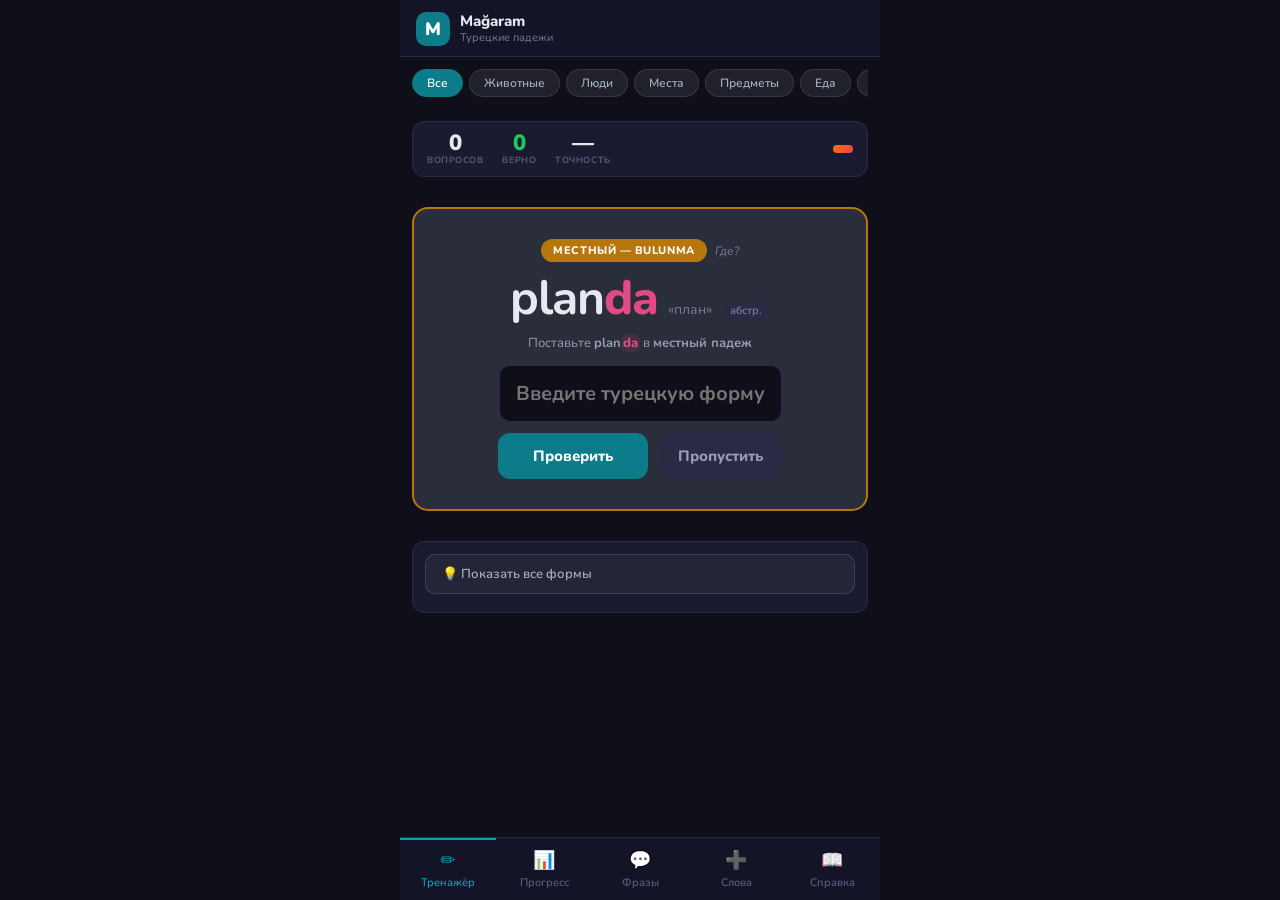
<file: index.html>
<!DOCTYPE html>
<html lang="ru">
<head>
  <meta charset="UTF-8">
  <meta name="viewport" content="width=device-width,initial-scale=1,viewport-fit=cover">
  <meta name="theme-color" content="#0d7c8a">
  <meta name="apple-mobile-web-app-capable" content="yes">
  <meta name="apple-mobile-web-app-status-bar-style" content="black-translucent">
  <meta name="apple-mobile-web-app-title" content="Türkçe">
  <meta name="description" content="Тренажёр турецких падежей с гармонией гласных">

  <link rel="manifest" href="manifest.json">
  <link rel="apple-touch-icon" href="icons/icon-192.png">
  <link rel="icon" href="icons/icon-192.png">

  <link rel="preconnect" href="https://fonts.googleapis.com">
  <link rel="preconnect" href="https://fonts.gstatic.com" crossorigin>
  <link href="https://fonts.googleapis.com/css2?family=Nunito:wght@400;600;700;800;900&display=swap" rel="stylesheet">

  <title>Mağaram</title>
  <link rel="stylesheet" href="style.css">
</head>
<body>
<div class="shell">

  <!-- HEADER -->
  <header class="app-header">
    <div class="logo">M</div>
    <div>
      <div class="app-title">Mağaram</div>
      <div class="app-sub">Турецкие падежи</div>
    </div>
  </header>

  <!-- ═══════════════ TRAINER ═══════════════ -->
  <div id="page-trainer" class="page">

    <!-- Category filter -->
    <div class="cat-filter" id="cat-filter"></div>

    <!-- Session bar -->
    <div class="session-bar">
      <div class="s-stat"><span class="s-num" id="s-total">0</span><span class="s-lbl">вопросов</span></div>
      <div class="s-stat"><span class="s-num c-ok" id="s-right">0</span><span class="s-lbl">верно</span></div>
      <div class="s-stat"><span class="s-num" id="s-acc">—</span><span class="s-lbl">точность</span></div>
      <span id="s-streak" class="streak"></span>
    </div>

    <!-- Question card -->
    <div class="question-card" id="question-card">
      <div class="case-badge-row">
        <span class="case-badge" id="case-badge">—</span>
        <span class="case-q" id="case-q"></span>
      </div>

      <div class="word-display">
        <span class="word-tr" id="word-tr"></span>
        <span class="word-ru" id="word-ru"></span>
        <span class="word-cat" id="word-cat"></span>
      </div>

      <p class="task-prompt" id="task-prompt"></p>

      <!-- Input phase -->
      <div class="input-area" id="input-area">
        <input type="text" id="answer-input" class="answer-input"
          placeholder="Введите турецкую форму…"
          autocomplete="off" autocorrect="off" autocapitalize="off" spellcheck="false">
        <div class="btn-row">
          <button class="btn btn-primary" id="btn-check">Проверить</button>
          <button class="btn btn-ghost" id="btn-skip">Пропустить</button>
        </div>
      </div>

      <!-- Result phase -->
      <div class="result-area" id="result-area" style="display:none">
        <div class="res-top">
          <span class="res-icon" id="res-icon"></span>
          <div>
            <div class="res-verdict" id="res-verdict"></div>
            <div class="res-your" id="res-your" style="display:none"></div>
            <div class="res-correct" id="res-correct"></div>
          </div>
        </div>
        <div class="rule-box" id="res-rule"></div>
        <button class="btn btn-primary btn-full" id="btn-next">Следующее слово →</button>
      </div>
    </div>

    <!-- Cheatsheet -->
    <div class="cheatsheet">
      <button class="cheat-toggle-btn" id="btn-cheat" onclick="toggleCheat()">💡 Показать все формы</button>
      <div id="cheat-body" style="display:none">
        <div class="cheat-title">Все формы этого слова</div>
        <div class="cheatsheet-grid" id="cheatsheet-grid"></div>
      </div>
    </div>

  </div><!-- /trainer -->

  <!-- ═══════════════ STATS ═══════════════ -->
  <div id="page-stats" class="page">
    <div class="page-title">Прогресс</div>

    <div class="summary-grid">
      <div class="sum-card"><span class="sum-num" id="st-total">0</span><span class="sum-lbl">Попыток</span></div>
      <div class="sum-card"><span class="sum-num c-ok" id="st-right">0</span><span class="sum-lbl">Верно</span></div>
      <div class="sum-card"><span class="sum-num" id="st-acc">0%</span><span class="sum-lbl">Точность</span></div>
    </div>

    <div>
      <div class="section-title">По падежам</div>
      <div class="case-bars" id="case-bars"></div>
    </div>

    <div>
      <div class="section-title">Последние попытки</div>
      <div class="history-list" id="history-list"></div>
    </div>

    <button class="btn btn-danger btn-full" id="btn-reset">Сбросить прогресс</button>
  </div>

  <!-- ═══════════════ REFERENCE ═══════════════ -->
  <div id="page-ref" class="page">
    <div class="page-title">Справочник</div>

    <!-- Инструкция -->
    <div class="ref-insight" id="ref-howto">
      <div class="ref-insight-title">📱 Как пользоваться приложением</div>
      <div class="ref-insight-body">
        <div class="ref-howto-tabs">
          <button class="ref-howto-tab active" onclick="showHowto('trainer',this)">✏️ Тренажёр</button>
          <button class="ref-howto-tab" onclick="showHowto('sent',this)">💬 Фразы</button>
          <button class="ref-howto-tab" onclick="showHowto('words',this)">➕ Слова</button>
          <button class="ref-howto-tab" onclick="showHowto('stats',this)">📊 Прогресс</button>
          <button class="ref-howto-tab" onclick="showHowto('ref',this)">📖 Справка</button>
        </div>

        <div class="ref-howto-panel" id="howto-trainer">
          <div class="ref-howto-step"><span class="ref-howto-num">1</span><span>Выберите <b>категорию слов</b> в горизонтальной полоске вверху (Все, Еда, Животные, Числа…). Можно листать.</span></div>
          <div class="ref-howto-step"><span class="ref-howto-num">2</span><span>Появится слово на русском и <b>падеж</b>, который нужно применить.</span></div>
          <div class="ref-howto-step"><span class="ref-howto-num">3</span><span>Введите форму слова на турецком и нажмите <b>Проверить</b> или клавишу Enter.</span></div>
          <div class="ref-howto-step"><span class="ref-howto-num">4</span><span>Приложение покажет, правильно ли, и отобразит правильный ответ с подсказкой.</span></div>
          <div class="ref-howto-step"><span class="ref-howto-num">5</span><span>Нажмите <b>Далее</b> для следующего слова. Карточка с результатом также переключается по Enter.</span></div>
          <div class="ref-howto-tip">💡 Статус сессии (количество попыток и точность) виден в полоске над карточкой.</div>
        </div>

        <div class="ref-howto-panel" id="howto-sent" style="display:none">
          <div class="ref-howto-step"><span class="ref-howto-num">1</span><span>Вкладка делится на два режима: <b>Фразы</b> и <b>Диалоги</b> — переключайте кнопками вверху.</span></div>
          <div class="ref-howto-step"><span class="ref-howto-num">2</span><span><b>Фразы:</b> выберите уровень (Все / Простые / Средние). Читайте русское предложение, переводите на турецкий.</span></div>
          <div class="ref-howto-step"><span class="ref-howto-num">3</span><span>После проверки показывается правильный перевод и <b>подсказка</b> о падежах.</span></div>
          <div class="ref-howto-step"><span class="ref-howto-num">4</span><span><b>Диалоги:</b> выберите тему (Отель, Кафе, Магазин, Аренда…). Отвечайте на турецкий вопрос на турецком.</span></div>
          <div class="ref-howto-step"><span class="ref-howto-num">5</span><span>Диалоги имитируют живые разговоры — полезно для подготовки к реальным ситуациям.</span></div>
          <div class="ref-howto-tip">💡 Регистр букв не важен — приложение принимает ответы без учёта заглавных букв.</div>
        </div>

        <div class="ref-howto-panel" id="howto-words" style="display:none">
          <div class="ref-howto-step"><span class="ref-howto-num">1</span><span>Здесь можно добавить <b>своё слово</b>: введите турецкий вариант, русский перевод и выберите категорию.</span></div>
          <div class="ref-howto-step"><span class="ref-howto-num">2</span><span>Свои слова автоматически <b>попадают в тренажёр</b> вместе со стандартными словами.</span></div>
          <div class="ref-howto-step"><span class="ref-howto-num">3</span><span>Добавленные слова хранятся в памяти устройства и не исчезают при перезагрузке.</span></div>
          <div class="ref-howto-tip">💡 Чтобы тренировать только свои слова — выберите в тренажёре категорию, которую вы указали.</div>
        </div>

        <div class="ref-howto-panel" id="howto-stats" style="display:none">
          <div class="ref-howto-step"><span class="ref-howto-num">1</span><span>Раздел <b>Прогресс</b> показывает вашу точность по каждому из шести падежей.</span></div>
          <div class="ref-howto-step"><span class="ref-howto-num">2</span><span>Зелёная полоска — процент правильных ответов. Чем длиннее, тем лучше усвоен падеж.</span></div>
          <div class="ref-howto-step"><span class="ref-howto-num">3</span><span>Ниже — лента последних попыток: зелёный кружок = правильно, красный = ошибка.</span></div>
          <div class="ref-howto-tip">💡 Статистика накапливается автоматически из тренажёра. Чем больше занимаетесь — тем точнее картина.</div>
        </div>

        <div class="ref-howto-panel" id="howto-ref" style="display:none">
          <div class="ref-howto-step"><span class="ref-howto-num">1</span><span>В этом разделе собраны <b>все грамматические таблицы</b>: гармония гласных, падежи, аффиксы, числа, местоимения.</span></div>
          <div class="ref-howto-step"><span class="ref-howto-num">2</span><span>Блок <b>«Как понимать падежи»</b> объясняет логику через три роли: кто действует, на что направлено, к кому направлено.</span></div>
          <div class="ref-howto-step"><span class="ref-howto-num">3</span><span>Блок <b>«Магазин»</b> содержит готовые фразы bu/bunu/buna с разбором формы alabilir miyim.</span></div>
          <div class="ref-howto-tip">💡 Используйте Справку как шпаргалку во время тренировки — она всегда в одном тапе.</div>
        </div>
      </div>
    </div>

    <!-- Гармония гласных -->
    <div>
      <div class="section-title">Гармония гласных</div>
      <div class="vowel-grid">
        <div class="vowel-box" style="border-color:#E74C3C;background:rgba(231,76,60,.1)">
          <div class="vowel-box-title" style="color:#E74C3C">Задние нескруглённые</div>
          <div class="vowel-pills">
            <span class="vpill" style="background:#E74C3C">a</span>
            <span class="vpill" style="background:#E74C3C">ı</span>
          </div>
        </div>
        <div class="vowel-box" style="border-color:#2980B9;background:rgba(41,128,185,.1)">
          <div class="vowel-box-title" style="color:#2980B9">Передние нескруглённые</div>
          <div class="vowel-pills">
            <span class="vpill" style="background:#2980B9">e</span>
            <span class="vpill" style="background:#2980B9">i</span>
          </div>
        </div>
        <div class="vowel-box" style="border-color:#27AE60;background:rgba(39,174,96,.1)">
          <div class="vowel-box-title" style="color:#27AE60">Задние скруглённые</div>
          <div class="vowel-pills">
            <span class="vpill" style="background:#27AE60">o</span>
            <span class="vpill" style="background:#27AE60">u</span>
          </div>
        </div>
        <div class="vowel-box" style="border-color:#8E44AD;background:rgba(142,68,173,.1)">
          <div class="vowel-box-title" style="color:#8E44AD">Передние скруглённые</div>
          <div class="vowel-pills">
            <span class="vpill" style="background:#8E44AD">ö</span>
            <span class="vpill" style="background:#8E44AD">ü</span>
          </div>
        </div>
      </div>
    </div>

    <!-- Как понимать падежи -->
    <div class="ref-insight">
      <div class="ref-insight-title">💡 Как понимать падежи</div>
      <div class="ref-insight-body">
        В турецком главное — не искать «русские падежи», а научиться видеть <b>три роли</b>:
        <div class="ref-roles">
          <div class="ref-role" style="border-color:#2B5BD7">
            <span class="ref-role-icon" style="background:#2B5BD7">①</span>
            <span><b>Кто действует</b> — именительный (без суффикса)</span>
          </div>
          <div class="ref-role" style="border-color:#C0392B">
            <span class="ref-role-icon" style="background:#C0392B">②</span>
            <span><b>На что направлено действие</b> — винительный <span class="ref-suf-chip">-(y)ı/i/u/ü</span></span>
          </div>
          <div class="ref-role" style="border-color:#1E8449">
            <span class="ref-role-icon" style="background:#1E8449">③</span>
            <span><b>К кому/чему направлено</b> — дательный, местный, исходный</span>
          </div>
        </div>
      </div>

      <div class="ref-insight-title" style="margin-top:14px">📌 Минимальный набор</div>
      <div class="ref-insight-body">
        Четыре падежа перекрывают большинство ситуаций:
        <table class="ref-min-table">
          <tr>
            <td><span class="rmt-badge" style="background:#2B5BD7">Именительный</span></td>
            <td class="rmt-suf">—</td>
            <td class="rmt-q">Кто? Что?</td>
            <td class="rmt-note">Подлежащее, начальная форма</td>
          </tr>
          <tr>
            <td><span class="rmt-badge" style="background:#7B2FBE">Родительный</span></td>
            <td class="rmt-suf">-ın/in/un/ün</td>
            <td class="rmt-q">Кого? Чего?</td>
            <td class="rmt-note">Принадлежность: <i>ev<b>in</b> kapısı</i></td>
          </tr>
          <tr>
            <td><span class="rmt-badge" style="background:#1E8449">Дательный</span></td>
            <td class="rmt-suf">-a/e</td>
            <td class="rmt-q">Кому? Куда?</td>
            <td class="rmt-note">Направление: <i>okul<b>a</b> gidiyorum</i></td>
          </tr>
          <tr>
            <td><span class="rmt-badge" style="background:#C0392B">Винительный</span></td>
            <td class="rmt-suf">-ı/i/u/ü</td>
            <td class="rmt-q">Кого? Что?</td>
            <td class="rmt-note">Определённый объект: <i>kita<b>bı</b> okudum</i></td>
          </tr>
        </table>
        <div class="ref-insight-tip">Местный (-da/-de) и исходный (-dan/-den) дополняют картину: <b>где</b> и <b>откуда</b>.</div>
      </div>
    </div>

    <!-- Падежи -->
    <div>
      <div class="section-title">Падежи</div>
      <div class="case-cards-ref">
        <div class="ref-card" style="border-color:#2B5BD7">
          <div class="ref-card-name" style="color:#2B5BD7">Именительный</div>
          <div class="ref-card-tr">Yalın</div>
          <div class="ref-card-suf">—</div>
          <div class="ref-card-q">Кто? Что?</div>
          <div class="ref-card-ex">
            <span class="ref-ex">kedi → <b>kedi</b></span>
            <span class="ref-ex">ev → <b>ev</b></span>
          </div>
        </div>
        <div class="ref-card" style="border-color:#7B2FBE">
          <div class="ref-card-name" style="color:#7B2FBE">Родительный</div>
          <div class="ref-card-tr">Tamlayan</div>
          <div class="ref-card-suf">-(n)ın/in/un/ün</div>
          <div class="ref-card-q">Чего? Кого?</div>
          <div class="ref-card-ex">
            <span class="ref-ex">kedi → <b>kedinin</b></span>
            <span class="ref-ex">araba → <b>arabanın</b></span>
          </div>
        </div>
        <div class="ref-card" style="border-color:#C0392B">
          <div class="ref-card-name" style="color:#C0392B">Винительный</div>
          <div class="ref-card-tr">Belirtme</div>
          <div class="ref-card-suf">-(y)ı/i/u/ü</div>
          <div class="ref-card-q">Кого? Что?</div>
          <div class="ref-card-ex">
            <span class="ref-ex">kedi → <b>kediyi</b></span>
            <span class="ref-ex">kitap → <b>kitabı</b></span>
          </div>
        </div>
        <div class="ref-card" style="border-color:#1E8449">
          <div class="ref-card-name" style="color:#1E8449">Дательный</div>
          <div class="ref-card-tr">Yönelme</div>
          <div class="ref-card-suf">-(y)a/e</div>
          <div class="ref-card-q">Кому? Куда?</div>
          <div class="ref-card-ex">
            <span class="ref-ex">ev → <b>eve</b></span>
            <span class="ref-ex">okul → <b>okula</b></span>
          </div>
        </div>
        <div class="ref-card" style="border-color:#B7770D">
          <div class="ref-card-name" style="color:#B7770D">Местный</div>
          <div class="ref-card-tr">Bulunma</div>
          <div class="ref-card-suf">-da/de/ta/te</div>
          <div class="ref-card-q">Где?</div>
          <div class="ref-card-ex">
            <span class="ref-ex">ev → <b>evde</b></span>
            <span class="ref-ex">okul → <b>okulda</b></span>
          </div>
        </div>
        <div class="ref-card" style="border-color:#1A7A8A">
          <div class="ref-card-name" style="color:#1A7A8A">Исходный</div>
          <div class="ref-card-tr">Uzaklaşma</div>
          <div class="ref-card-suf">-dan/den/tan/ten</div>
          <div class="ref-card-q">Откуда?</div>
          <div class="ref-card-ex">
            <span class="ref-ex">ev → <b>evden</b></span>
            <span class="ref-ex">okul → <b>okuldan</b></span>
          </div>
        </div>
      </div>
    </div>

    <!-- Таблица -->
    <div>
      <div class="section-title">Аффиксы по гласным</div>
      <table class="harmony-table">
        <thead>
          <tr>
            <th>Гласная</th><th style="color:#7B2FBE">Род.</th>
            <th style="color:#C0392B">Вин.</th><th style="color:#1E8449">Дат.</th>
            <th style="color:#B7770D">Мест.</th><th style="color:#1A7A8A">Исх.</th>
          </tr>
        </thead>
        <tbody>
          <tr><td class="ht-vowel" style="color:#E74C3C">a</td><td>-nın</td><td>-yı</td><td>-ya</td><td>-da</td><td>-dan</td></tr>
          <tr><td class="ht-vowel" style="color:#E74C3C">ı</td><td>-nın</td><td>-yı</td><td>-ya</td><td>-da</td><td>-dan</td></tr>
          <tr><td class="ht-vowel" style="color:#2980B9">e</td><td>-nin</td><td>-yi</td><td>-ye</td><td>-de</td><td>-den</td></tr>
          <tr><td class="ht-vowel" style="color:#2980B9">i</td><td>-nin</td><td>-yi</td><td>-ye</td><td>-de</td><td>-den</td></tr>
          <tr><td class="ht-vowel" style="color:#27AE60">o</td><td>-nun</td><td>-yu</td><td>-ya</td><td>-da</td><td>-dan</td></tr>
          <tr><td class="ht-vowel" style="color:#27AE60">u</td><td>-nun</td><td>-yu</td><td>-ya</td><td>-da</td><td>-dan</td></tr>
          <tr><td class="ht-vowel" style="color:#8E44AD">ö</td><td>-nün</td><td>-yü</td><td>-ye</td><td>-de</td><td>-den</td></tr>
          <tr><td class="ht-vowel" style="color:#8E44AD">ü</td><td>-nün</td><td>-yü</td><td>-ye</td><td>-de</td><td>-den</td></tr>
        </tbody>
      </table>
      <p style="font-size:11px;color:#5a5a7a;margin-top:6px">* Буфер н/й добавляется если основа на гласную</p>
    </div>

    <!-- Буферные -->
    <div>
      <div class="section-title">Буферные согласные и озвончение</div>
      <div class="buf-grid">
        <div class="buf-item">
          <div class="buf-rule">Основа на гласную + Вин./Дат. → буфер Й</div>
          <div class="buf-ex">araba → arabay<b>a</b> | kedi → kediy<b>e</b></div>
        </div>
        <div class="buf-item">
          <div class="buf-rule">Основа на гласную + Род. → буфер Н</div>
          <div class="buf-ex">kedi → kedi<b>n</b>in | araba → araba<b>n</b>ın</div>
        </div>
        <div class="buf-item">
          <div class="buf-rule">Озвончение: ç→c, p→b, t→d</div>
          <div class="buf-ex">kitap → kita<b>b</b>a | ağaç → ağa<b>c</b>a</div>
        </div>
        <div class="buf-item" style="border-left-color:#B7770D">
          <div class="buf-rule">После глухих (ç,f,h,k,p,s,ş,t) → т вместо д</div>
          <div class="buf-ex">kitap → kita<b>p</b>ta | sepet → sepe<b>t</b>te</div>
        </div>
      </div>
    </div>

    <!-- Алгоритм подстановки -->
    <div class="ref-insight">
      <div class="ref-insight-title">🧠 Как подставить правильный падеж</div>
      <div class="ref-insight-body">
        Действуйте как алгоритм:
        <div class="ref-algo">
          <div class="ref-algo-step">
            <span class="ref-algo-num">1</span>
            <span>Найдите <b>сказуемое</b> (глагол).</span>
          </div>
          <div class="ref-algo-step">
            <span class="ref-algo-num">2</span>
            <div>Спросите себя:
              <div class="ref-algo-qs">
                <div class="ref-algo-q"><span class="ref-q-chip" style="background:#2B5BD7">Кто делает?</span> → <b>именительный</b> (без суффикса)</div>
                <div class="ref-algo-q"><span class="ref-q-chip" style="background:#C0392B">Читать что? Видеть кого?</span> → <b>винительный</b></div>
                <div class="ref-algo-q"><span class="ref-q-chip" style="background:#1E8449">Дать кому? Идти куда?</span> → <b>дательный</b></div>
                <div class="ref-algo-q"><span class="ref-q-chip" style="background:#7B2FBE">Чья это вещь?</span> → <b>родительный</b></div>
              </div>
            </div>
          </div>
        </div>
        <div class="ref-algo-example">
          <div class="ref-algo-ex-title">Пример: «Я даю книгу другу»</div>
          <div class="ref-algo-ex-row">
            <span class="ref-ex-pill" style="background:rgba(43,91,215,.2);border-color:#2B5BD7">Я даю → <b>ben</b> <span style="color:#718096">(im.)</span></span>
            <span class="ref-ex-pill" style="background:rgba(192,57,43,.2);border-color:#C0392B">книгу → <b>kitabı</b> <span style="color:#718096">(vin.)</span></span>
            <span class="ref-ex-pill" style="background:rgba(30,132,73,.2);border-color:#1E8449">другу → <b>arkadaşa</b> <span style="color:#718096">(dat.)</span></span>
          </div>
          <div class="ref-algo-ex-result">Ben kita<b style="color:#f59e0b">bı</b> arkada<b style="color:#f59e0b">şa</b> veriyorum.</div>
        </div>
      </div>
    </div>

    <!-- Шаблоны -->
    <div class="ref-insight">
      <div class="ref-insight-title">📋 Готовые шаблоны</div>
      <div class="ref-insight-body">
        <div class="ref-tpl-list">
          <div class="ref-tpl">
            <div class="ref-tpl-head"><span class="rmt-badge" style="background:#7B2FBE">Родительный</span> — чья вещь?</div>
            <div class="ref-tpl-formula"><span class="ref-formula-chip">X-in Y-i</span> → «Y X-а»</div>
            <div class="ref-tpl-ex"><i>ev<b>in</b> kapısı</i> — «дверь дома»</div>
          </div>
          <div class="ref-tpl">
            <div class="ref-tpl-head"><span class="rmt-badge" style="background:#1E8449">Дательный</span> — направление</div>
            <div class="ref-tpl-formula"><span class="ref-formula-chip">X-e/a gidiyorum</span> → «иду в X»</div>
            <div class="ref-tpl-ex"><i>okul<b>a</b> gidiyorum</i> — «иду в школу»</div>
          </div>
          <div class="ref-tpl">
            <div class="ref-tpl-head"><span class="rmt-badge" style="background:#C0392B">Винительный</span> — определённый объект</div>
            <div class="ref-tpl-formula"><span class="ref-formula-chip">X-i görmek</span> → «видеть X»</div>
            <div class="ref-tpl-ex"><i>Ahmet'<b>i</b> gördüm</i> — «я видел Ахмета»</div>
          </div>
        </div>
        <div class="ref-insight-tip">Если объект неопределённый (какая-то книга вообще) — суффикса нет: <i>kitap görüyorum</i> — «вижу книгу (какую-то)».</div>
      </div>
    </div>

    <!-- Слух -->
    <div class="ref-insight">
      <div class="ref-insight-title">👂 Как привыкнуть на слух</div>
      <div class="ref-insight-body">
        Ловите суффиксы в речи:
        <div class="ref-ear-list">
          <div class="ref-ear-row">
            <span class="ref-ear-chip" style="background:rgba(192,57,43,.2);color:#fc8181;border-color:#C0392B">‑ı/‑i/‑u/‑ü</span>
            <span>→ «кого/что именно» — <b>винительный</b></span>
          </div>
          <div class="ref-ear-row">
            <span class="ref-ear-chip" style="background:rgba(30,132,73,.2);color:#68d391;border-color:#1E8449">‑a/‑e/‑ya/‑ye</span>
            <span>→ «кому/куда» — <b>дательный</b></span>
          </div>
          <div class="ref-ear-row">
            <span class="ref-ear-chip" style="background:rgba(123,47,190,.2);color:#d6bcfa;border-color:#7B2FBE">‑ın/‑in/‑un/‑ün</span>
            <span>→ «кого/чья» — <b>родительный</b></span>
          </div>
          <div class="ref-ear-row">
            <span class="ref-ear-chip" style="background:rgba(183,119,13,.2);color:#f6ad55;border-color:#B7770D">‑da/‑de/‑ta/‑te</span>
            <span>→ «где» — <b>местный</b></span>
          </div>
          <div class="ref-ear-row">
            <span class="ref-ear-chip" style="background:rgba(26,122,138,.2);color:#81e6d9;border-color:#1A7A8A">‑dan/‑den</span>
            <span>→ «откуда» — <b>исходный</b></span>
          </div>
        </div>
        <div class="ref-insight-tip">Последовательность <b>‑ın/‑in…‑ı/‑i</b> — всегда «чья-то вещь»: <i>arkadaşımın araba<b>sı</b></i> — «машина моего друга».</div>
      </div>
    </div>

    <!-- Числа -->
    <div class="ref-insight">
      <div class="ref-insight-title">🔢 Числа</div>
      <div class="ref-insight-body">
        <table class="ref-min-table">
          <tr><td colspan="2" style="color:#888;font-size:11px;padding-bottom:4px">Единицы и десятки</td></tr>
          <tr><td>1 — <b>bir</b></td><td>10 — <b>on</b></td></tr>
          <tr><td>2 — <b>iki</b></td><td>20 — <b>yirmi</b></td></tr>
          <tr><td>3 — <b>üç</b></td><td>30 — <b>otuz</b></td></tr>
          <tr><td>4 — <b>dört</b></td><td>40 — <b>kırk</b></td></tr>
          <tr><td>5 — <b>beş</b></td><td>50 — <b>elli</b></td></tr>
          <tr><td>6 — <b>altı</b></td><td>60 — <b>altmış</b></td></tr>
          <tr><td>7 — <b>yedi</b></td><td>70 — <b>yetmiş</b></td></tr>
          <tr><td>8 — <b>sekiz</b></td><td>80 — <b>seksen</b></td></tr>
          <tr><td>9 — <b>dokuz</b></td><td>90 — <b>doksan</b></td></tr>
          <tr><td colspan="2">100 — <b>yüz</b> &nbsp;|&nbsp; 1000 — <b>bin</b> &nbsp;|&nbsp; 1 000 000 — <b>milyon</b></td></tr>
        </table>
        <div class="ref-insight-tip" style="margin-top:8px">
          Порядковые: +<b>-ıncı/inci/uncu/üncü</b> &nbsp;→ &nbsp;<i>birinci, ikinci, üçüncü, dördüncü, beşinci…</i><br>
          Дробные: <b>buçuk</b> (половина) &nbsp;→ &nbsp;<i>iki buçuk</i> = 2½<br>
          Примерно: <b>yaklaşık</b> &nbsp;→ &nbsp;<i>yaklaşık elli lira</i>
        </div>
      </div>
    </div>

    <!-- Указательные местоимения -->
    <div class="ref-insight">
      <div class="ref-insight-title">👉 Указательные местоимения</div>
      <div class="ref-insight-body">
        <table class="ref-min-table">
          <thead><tr><th>Форма</th><th>Значение</th><th>Мн. число</th></tr></thead>
          <tr>
            <td><span class="rmt-badge" style="background:#2B5BD7">bu</span></td>
            <td>это (рядом)</td>
            <td><b>bunlar</b></td>
          </tr>
          <tr>
            <td><span class="rmt-badge" style="background:#1E8449">şu</span></td>
            <td>то (недалеко)</td>
            <td><b>şunlar</b></td>
          </tr>
          <tr>
            <td><span class="rmt-badge" style="background:#B7770D">o</span></td>
            <td>тот (далеко) / он/она</td>
            <td><b>onlar</b></td>
          </tr>
        </table>
        <div class="ref-insight-tip" style="margin-top:8px">
          С суффиксами падежа: <br>
          <b>bu</b> → <b>bunu</b> (вин.) &nbsp;|&nbsp; <b>buna</b> (дат.) &nbsp;|&nbsp; <b>bunda</b> (мест.) &nbsp;|&nbsp; <b>bundan</b> (исх.)<br>
          <b>Правило:</b> если рядом стоит существительное — падеж ставится на него, <i>bu</i> остаётся без суффикса.<br>
          <span style="color:#fc8181">✗</span> <i>bunu ürünü</i> &nbsp;|&nbsp; <span style="color:#68d391">✓</span> <i>bu ürünü</i> (вин.) &nbsp;|&nbsp; <span style="color:#68d391">✓</span> <i>bunu</i> (вин., без сущ.)
        </div>
      </div>
    </div>

    <!-- Личные местоимения -->
    <div class="ref-insight">
      <div class="ref-insight-title">🙋 Личные местоимения</div>
      <div class="ref-insight-body">
        <table class="ref-min-table">
          <thead><tr><th>Лицо</th><th>Им.</th><th style="color:#C0392B">Вин.</th><th style="color:#1E8449">Дат.</th></tr></thead>
          <tr><td>Я</td><td><b>ben</b></td><td style="color:#C0392B"><b>beni</b></td><td style="color:#1E8449"><b>bana</b></td></tr>
          <tr><td>Ты</td><td><b>sen</b></td><td style="color:#C0392B"><b>seni</b></td><td style="color:#1E8449"><b>sana</b></td></tr>
          <tr><td>Он/она</td><td><b>o</b></td><td style="color:#C0392B"><b>onu</b></td><td style="color:#1E8449"><b>ona</b></td></tr>
          <tr><td>Мы</td><td><b>biz</b></td><td style="color:#C0392B"><b>bizi</b></td><td style="color:#1E8449"><b>bize</b></td></tr>
          <tr><td>Вы</td><td><b>siz</b></td><td style="color:#C0392B"><b>sizi</b></td><td style="color:#1E8449"><b>size</b></td></tr>
          <tr><td>Они</td><td><b>onlar</b></td><td style="color:#C0392B"><b>onları</b></td><td style="color:#1E8449"><b>onlara</b></td></tr>
        </table>
      </div>
    </div>

    <!-- Вопрос mı/mi -->
    <div class="ref-insight">
      <div class="ref-insight-title">❓ Вопросительные частицы mı / mi / mu / mü</div>
      <div class="ref-insight-body">

        <div class="ref-insight-tip" style="margin-bottom:10px;border-left-color:#63b3ed;background:rgba(99,179,237,.08);color:#bee3f8">
          В русском уточняющий вопрос («да/нет?») строится <b>интонацией</b>.<br>
          В турецком — частицей <b>mı/mi/mu/mü</b>, которая пишется отдельно и подчиняется гармонии гласных.
        </div>

        <table class="ref-min-table">
          <thead><tr><th>Гласные слова</th><th>Частица</th><th>Пример</th></tr></thead>
          <tr><td>Мягкие: <b style="color:#fc8181">e, i</b></td><td><b>mi</b></td><td><i>Bu senin <b>mi</b>? — Это твоё?</i></td></tr>
          <tr><td>Мягкие: <b style="color:#fc8181">ö, ü</b></td><td><b>mü</b></td><td><i>Ev güzel <b>mü</b>?</i></td></tr>
          <tr><td>Твёрдые: <b style="color:#f6ad55">a, ı</b></td><td><b>mı</b></td><td><i>Anne avukat <b>mı</b>?</i></td></tr>
          <tr><td>Твёрдые: <b style="color:#f6ad55">o, u</b></td><td><b>mu</b></td><td><i>Doktor burada <b>mu</b>?</i></td></tr>
        </table>

        <div style="margin-top:12px;font-size:13px;color:#cbd5e0">
          <b>Прямые вопросы</b> — через вопросительные слова (kim, ne, nerede…):<br>
          <div style="margin:4px 0 8px 8px;color:#a0aec0">
            Bu <b>kim</b>? — Кто это? &nbsp;|&nbsp; Bu <b>kimin</b>? — Это чьё?<br>
            Bu Lena <b>mı</b>? — Это Лена? &nbsp;|&nbsp; Bu senin <b>mi</b>? — Это твоё?
          </div>
          <b>Выбор из двух</b> — оба варианта с частицей, разделяются <b>yoksa / veya</b>:<br>
          <div style="margin:4px 0 0 8px;color:#a0aec0">
            Bu senin <b>mi</b> yoksa benim <b>mi</b>? — Это твоё или моё?
          </div>
        </div>

        <div class="ref-insight-tip" style="margin-top:10px">
          <b>Evet</b> + повтор: <i>Anne avukat mı? — Evet, avukat.</i><br>
          <b>Hayır, değil</b>: <i>Hayır, avukat değil.</i> (değil = не является)
        </div>
      </div>
    </div>

    <!-- bu/bunu/buna в контексте -->
    <div class="ref-insight">
      <div class="ref-insight-title">🛒 bu / bunu / buna — в магазине</div>
      <div class="ref-insight-body">
        <div class="ref-tpl-list">
          <div class="ref-tpl">
            <div class="ref-tpl-head">Взять <b>это</b> (без сущ.)</div>
            <div class="ref-tpl-ex"><i><b>Bunu</b> alabilir miyim?</i> — Можно взять это?</div>
          </div>
          <div class="ref-tpl">
            <div class="ref-tpl-head">Взять <b>этот</b> товар/лекарство</div>
            <div class="ref-tpl-ex"><i>Bu ürün<b>ü</b> alabilir miyim?</i> / <i>Bu ilac<b>ı</b> alabilir miyim?</i></div>
          </div>
          <div class="ref-tpl">
            <div class="ref-tpl-head">Посмотреть <b>это</b> (без сущ.)</div>
            <div class="ref-tpl-ex"><i><b>Buna</b> bakabilir miyim?</i> — Можно посмотреть это?</div>
          </div>
          <div class="ref-tpl">
            <div class="ref-tpl-head">Посмотреть <b>этот</b> товар</div>
            <div class="ref-tpl-ex"><i>Bu ürün<b>e</b> bakabilir miyim?</i></div>
          </div>
        </div>
        <div class="ref-insight-tip">
          Разбор <b>alabilir miyim</b>: al + <span style="color:#f6ad55">a</span>bil + ir + <span style="color:#f6ad55">mi</span> + y + im<br>
          <i>al</i> = брать &nbsp;|&nbsp; <i>-abil-</i> = мочь &nbsp;|&nbsp; <i>-ir</i> = настоящее &nbsp;|&nbsp; <i>mi</i> = вопрос &nbsp;|&nbsp; <i>-yim</i> = я
        </div>
      </div>
    </div>

    <!-- Глухие/звонкие + чередование согласных -->
    <div class="ref-insight">
      <div class="ref-insight-title">🔉 Чередование согласных (оглушение)</div>
      <div class="ref-insight-body">
        <div style="display:flex;gap:16px;margin-bottom:10px">
          <div>Глухие: <b style="color:#fc8181">ç f h k p s ş t</b></div>
          <div>Звонкие: <b>b c d g ğ j l m n r v y z</b></div>
        </div>
        <table class="ref-min-table" style="margin-bottom:10px">
          <thead><tr><th>Глухая</th><th>→</th><th>Звонкая</th></tr></thead>
          <tr><td><b style="color:#fc8181">k</b></td><td>→</td><td><b>g, ğ</b></td></tr>
          <tr><td><b style="color:#fc8181">p</b></td><td>→</td><td><b>b</b></td></tr>
          <tr><td><b style="color:#fc8181">ç</b></td><td>→</td><td><b>c</b></td></tr>
          <tr><td><b style="color:#fc8181">t</b></td><td>→</td><td><b>d</b></td></tr>
        </table>
        <div class="ref-insight-tip" style="border-left-color:#fc8181;background:rgba(252,129,129,.08);color:#feb2b2;margin-bottom:10px">
          Меняются <b>только перед гласными</b> и не во всех словах.<br>
          Существует группа слов-исключений, в которых они меняются.
        </div>
        <table class="ref-min-table">
          <thead><tr><th>Основа</th><th>Пример</th><th>Что происходит</th></tr></thead>
          <tr><td>kita<b style="color:#fc8181">p</b> — книга</td><td>kita<b style="color:#68d391">b</b>ım</td><td>моя книга (<b>p→b</b>)</td></tr>
          <tr><td>çocu<b style="color:#fc8181">k</b> — ребёнок</td><td>çocuğ<b style="color:#68d391">u</b>m</td><td>мой ребёнок (<b>k→ğ</b>)</td></tr>
          <tr><td>çiçe<b style="color:#fc8181">k</b> — цветок</td><td>çiçeğ<b style="color:#68d391">i</b>m</td><td>мой цветок (<b>k→ğ</b>)</td></tr>
          <tr><td>bor<b style="color:#fc8181">ç</b> — долг</td><td>bor<b style="color:#68d391">c</b>um</td><td>мой долг (<b>ç→c</b>)</td></tr>
          <tr><td>ren<b style="color:#fc8181">k</b> — цвет (искл.)</td><td>ren<b style="color:#68d391">g</b>i</td><td>его цвет (<b>k→g</b>, исключение)</td></tr>
          <tr><td>ta<b style="color:#fc8181">t</b> — вкус</td><td>yemek ta<b style="color:#68d391">d</b>ı</td><td>вкус блюда (<b>t→d</b>)</td></tr>
        </table>
        <div class="ref-insight-tip" style="margin-top:8px">
          <b>kita<span style="color:#fc8181">p</span></b> — книга &nbsp;→&nbsp; kita<b style="color:#68d391">b</b>ım (p→b перед -ım), kita<b style="color:#68d391">b</b>a (дат.), kita<b style="color:#68d391">b</b>ın (род.)<br>
          Но: kita<b style="color:#fc8181">p</b>lar (мн. ч.) — перед согласной не меняется.
        </div>
      </div>
    </div>

    <!-- var / yok -->
    <div class="ref-insight">
      <div class="ref-insight-title">✅ var и yok — есть / нет</div>
      <div class="ref-insight-body">
        <div class="ref-insight-tip" style="border-left-color:#68d391;background:rgba(104,211,145,.08);color:#9ae6b4;margin-bottom:10px">
          <b>var</b> используется только в 2 случаях:<br>
          1. Когда говорим о том, что <b>имеем</b>.<br>
          2. Когда говорим о том, <b>сколько</b> имеем.<br>
          Когда описываем объект (цвет, модель…) — <b>var можно опустить</b>.
        </div>
        <table class="ref-min-table">
          <thead><tr><th>Случай</th><th>Вопрос</th><th>Ответ</th></tr></thead>
          <tr>
            <td>Есть ли?</td>
            <td><i>Senin araba<b>n</b> var mı?</i></td>
            <td><i>Evet, benim araba<b>m</b> var.</i></td>
          </tr>
          <tr>
            <td>Сколько?</td>
            <td><i>Senin <b>kaç</b> araba<b>n</b> var?</i></td>
            <td><i>Benim <b>2</b> araba<b>m</b> var.</i></td>
          </tr>
          <tr>
            <td>Описание</td>
            <td><i>Senin araban <b>siyah</b> mı?</i></td>
            <td><i>Evet, benim arabam siyah.</i> (var опущен)</td>
          </tr>
        </table>
        <div class="ref-insight-tip" style="margin-top:8px">
          <b>ad, soyad, yaş</b> — нельзя спрашивать «есть ли?», так как имя/фамилия/возраст есть у всех.<br>
          Спрашивайте: Senin yaş<b>ın</b> <b>kaç</b>? (kaç стоит <b>после</b> для возраста)
        </div>
      </div>
    </div>

    <!-- kaç -->
    <div class="ref-insight">
      <div class="ref-insight-title">🔢 kaç — сколько?</div>
      <div class="ref-insight-body">
        <div class="ref-insight-tip" style="margin-bottom:10px">
          <b>kaç</b> стоит <b>перед существительным</b> (как числительное), кроме возраста.<br>
          Когда есть числительное — сущ. во множественном не используем.
        </div>
        <table class="ref-min-table">
          <thead><tr><th>Вопрос</th><th>Ответ</th><th>Перевод</th></tr></thead>
          <tr>
            <td><i>Senin <b>kaç</b> çocuklar<b>ın</b> var?</i></td>
            <td><i>Benim <b>2</b> çocuğ<b>um</b> var.</i></td>
            <td>Сколько детей? — 2 ребёнка.</td>
          </tr>
          <tr>
            <td><i>Senin <b>kaç</b> kart<b>ın</b> var?</i></td>
            <td><i>Benim <b>3</b> kart<b>ım</b> var.</i></td>
            <td>Сколько карт? — 3 карты.</td>
          </tr>
          <tr>
            <td><i>Senin yaş<b>ın</b> kaç?</i></td>
            <td><i>Benim yaş<b>ım</b> 27.</i></td>
            <td>Сколько лет? — 27.</td>
          </tr>
          <tr>
            <td><i>Senin <b>kaç</b> para<b>n</b> var?</i></td>
            <td><i>Benim 4 bin ruble<b>m</b> var.</i></td>
            <td>Сколько денег? — 4 тыс. руб.</td>
          </tr>
        </table>
        <div class="ref-insight-tip" style="margin-top:8px">
          При ответе слово «деньги» (<i>para</i>) выпадает — остаются количество + валюта с притяж. аффиксом.<br>
          1 <b>mal</b> = 1 товар &nbsp;|&nbsp; 10 <b>mal</b> = 10 товаров &nbsp;|&nbsp; 5 <b>erkek</b> = 5 мужчин &nbsp;— сущ. без мн. ч.
        </div>
      </div>
    </div>

    <!-- mi позиция -->
    <div class="ref-insight">
      <div class="ref-insight-title">📌 Позиция частицы mı/mi в предложении</div>
      <div class="ref-insight-body">
        <div class="ref-insight-tip" style="margin-bottom:10px">
          Частица стоит <b>после уточняемого слова</b>. Носители языка могут ставить в конец — оба варианта верны.
        </div>
        <table class="ref-min-table">
          <thead><tr><th>Что уточняем?</th><th>Форма 1 (грамматически верна)</th><th>Форма 2 (разговорная)</th></tr></thead>
          <tr>
            <td>Есть ли квартира?</td>
            <td><i>Senin <b>2 mi</b> dairen var?</i></td>
            <td><i>Senin 2 dairen <b>var mı</b>?</i></td>
          </tr>
          <tr>
            <td>2 ли квартиры?</td>
            <td><i>Senin <b>2 mi</b> dairen var?</i></td>
            <td><i>Senin 2 dairen var <b>mı</b>?</i></td>
          </tr>
        </table>
        <div class="ref-insight-tip" style="margin-top:8px">
          <i>Senin dairen <b>var mı</b>?</i> — У тебя <b>есть</b> квартира?<br>
          <i>Evet, benim daire<b>m var</b>.</i> — Да, у меня <b>есть</b> квартира.<br>
          <i>Senin <b>kaç</b> dairen var?</i> — <b>Сколько</b> у тебя квартир?<br>
          <i>Benim <b>2</b> daire<b>m</b> var.</i> — У меня <b>2</b> квартиры.
        </div>
      </div>
    </div>

    <!-- Прилагательное перед/после сущ. -->
    <div class="ref-insight">
      <div class="ref-insight-title">🌏 Прилагательное: до сущ. или после?</div>
      <div class="ref-insight-body">
        <table class="ref-min-table">
          <thead><tr><th>Турецкий</th><th>Русский</th><th>Роль</th></tr></thead>
          <tr>
            <td><i>bu <b>yeşil</b> kitap</i></td>
            <td>эта <b>зелёная</b> книга</td>
            <td>Дополнение (прил. <b>до</b> сущ.)</td>
          </tr>
          <tr>
            <td><i>bu kitap <b>yeşil</b></i></td>
            <td>эта книга <b>зелёная</b></td>
            <td>Определение (прил. <b>после</b> сущ.)</td>
          </tr>
        </table>
        <div class="ref-insight-tip" style="margin-top:8px">
          В обоих языках эти роли совпадают — разница лишь в порядке слов.<br>
          Турецкое прилагательное всегда стоит <b>до</b> существительного, не согласуется с ним.
        </div>
      </div>
    </div>


    <!-- ═══ БЛОК: ПРАВИЛО ПАДЕЖЕЙ (ILAÇ) ═══ -->
    <div class="ref-section">
      <div class="ref-title">💊 Падежи: к существительному или местоимению?</div>
      <div class="ref-body">
        <div class="ref-insight-tip" style="margin-bottom:10px">
          Падежные окончания добавляются к <b>существительному</b>, если оно есть в предложении.<br>
          Если существительного нет — окончание добавляется к <b>указательному местоимению</b> (bu, şu, o).<br>
          <b>Нельзя</b> добавлять окончания одновременно и к местоимению, и к существительному!
        </div>
        <table class="ref-table">
          <tr><th>Конструкция</th><th>alabilir miyim?<br><small>(могу купить?)</small></th><th>bakabilir miyim?<br><small>(могу посмотреть?)</small></th></tr>
          <tr><td>только местоимение</td><td><b>bunu</b> alabilir miyim?</td><td><b>buna</b> bakabilir miyim?</td></tr>
          <tr><td>+ существительное</td><td>bu ürün<b>ü</b> alabilir miyim?</td><td>bu ürün<b>e</b> bakabilir miyim?</td></tr>
          <tr><td>+ существительное</td><td>bu ilac<b>ı</b> alabilir miyim?</td><td>bu ilac<b>a</b> bakabilir miyim?</td></tr>
        </table>
        <div class="ref-insight-tip" style="margin-top:10px">
          <b>Разбор: al · a · bil · ir · mi · y · im?</b><br>
          <table class="ref-table" style="margin-top:6px">
            <tr><th>Часть</th><th>Значение</th></tr>
            <tr><td><b>al</b></td><td>корень глагола almak (купить, взять)</td></tr>
            <tr><td><b>a</b></td><td>промежуточная гласная</td></tr>
            <tr><td><b>bil</b></td><td>корень bilmek (знать) → суффикс возможности</td></tr>
            <tr><td><b>ir</b></td><td>окончание настоящего-будущего времени</td></tr>
            <tr><td><b>mi</b></td><td>вопросительная частица</td></tr>
            <tr><td><b>y</b></td><td>промежуточная согласная (между гласными)</td></tr>
            <tr><td><b>im</b></td><td>1-е лицо (ben — я)</td></tr>
          </table>
        </div>
      </div>
    </div>

    <!-- ═══ БЛОК: KAÇ VS NE KADAR ═══ -->
    <div class="ref-section">
      <div class="ref-title">🔢 kaç vs ne kadar — в чём разница?</div>
      <div class="ref-body">
        <table class="ref-table">
          <tr><th></th><th>kaç</th><th>ne kadar</th></tr>
          <tr><td><b>Когда</b></td><td>исчисляемые вещи (поштучно)</td><td>неисчисляемые / время / расстояние / деньги / объём / степень</td></tr>
          <tr><td><b>Примеры</b></td><td>Kaç elma yedin?<br><small>Сколько яблок съел?</small><br>Kaç kişi geldi?<br><small>Сколько человек пришло?</small><br>Kaç kitap var?<br><small>Сколько книг есть?</small></td><td>Ne kadar su içtin?<br><small>Сколько воды выпил?</small><br>Ne kadar zaman kaldı?<br><small>Сколько времени осталось?</small><br>Ne kadar yedin?<br><small>Сколько ты поел?</small></td></tr>
          <tr><td><b>Позиция</b></td><td>обычно перед существительным</td><td>с неисчисл. сущ. или как наречие меры/степени</td></tr>
        </table>
        <div class="ref-insight-tip" style="margin-top:8px">
          Думай так: <b>kaç</b> = «сколько штук?» (можно посчитать),<br>
          <b>ne kadar</b> = «сколько?» когда считать нельзя или говорим о степени.
        </div>
      </div>
    </div>

    <div style="height:8px"></div>
  </div><!-- /ref -->

  <!-- ═══════════════ SENTENCES ═══════════════ -->
  <div id="page-sent" class="page">
    <div class="page-title">Предложения</div>

    
    <!-- Mode switch: Фразы / Диалоги -->
    <div class="mode-switch">
      <button class="mode-btn active" id="mode-phrases">Фразы</button>
      <button class="mode-btn" id="mode-dialogs">Диалоги</button>
    </div>

    <!-- === PHRASES SECTION === -->
    <div id="phrases-section">
    <!-- Topic filter -->
    <div class="cat-filter" id="sent-topic-filter"></div>

    <!-- Level filter -->
    <div class="sent-filter">
      <button class="sent-lvl active" id="sent-lvl-all">Все</button>
      <button class="sent-lvl" id="sent-lvl-1">Простые</button>
      <button class="sent-lvl" id="sent-lvl-2">Средние</button>
    </div>

    <!-- Session stats -->
    <div class="session-bar">
      <div class="s-stat"><span class="s-num" id="ss-total">0</span><span class="s-lbl">вопросов</span></div>
      <div class="s-stat"><span class="s-num c-ok" id="ss-right">0</span><span class="s-lbl">верно</span></div>
      <div class="s-stat"><span class="s-num" id="ss-acc">—</span><span class="s-lbl">точность</span></div>
    </div>

    <!-- Question card -->
    <div class="question-card" id="sent-card">
      <div class="sent-ru-label">Фраза на русском:</div>
      <div class="sent-ru" id="sent-ru"></div>
      <div class="sent-open-block">
        <div class="sent-open-title">Ответ на русском:</div>
        <div class="sent-open-val" id="sent-ru-answer">—</div>
      </div>
      <div class="pronoun-row">
        <button class="pronoun-btn" id="btn-sent-pronoun">🙋 Кто?</button>
        <span class="pronoun-val" id="sent-pronoun" style="display:none"></span>
      </div>
      <button class="sent-hint-btn" id="btn-sent-show-tr-q">🇹🇷 Показать по-турецки</button>
      <div class="sent-hint" id="sent-tr-wrap" style="display:none">
        <div><b>Турецкий вариант:</b></div>
        <div id="sent-tr-text" style="margin-top:6px;font-weight:800"></div>
      </div>
      <button class="sent-hint-btn" id="btn-sent-hint">💡 Показать подсказку</button>
      <div class="sent-hint" id="sent-hint" style="display:none"></div>

      <!-- Input -->
      <div id="sent-input-area">
        <input type="text" id="sent-answer" class="answer-input"
          placeholder="Напишите по-турецки…"
          autocomplete="off" autocorrect="off" autocapitalize="off" spellcheck="false">
        <div class="btn-row">
          <button class="btn btn-primary" id="btn-sent-check">Проверить</button>
          <button class="btn btn-ghost" id="btn-sent-skip">Пропустить</button>
        </div>
      </div>

      <!-- Result -->
      <div id="sent-result-area" style="display:none">
        <div class="res-top">
          <span class="res-icon" id="sent-res-icon"></span>
          <div>
            <div class="res-verdict" id="sent-res-verdict"></div>
            <div class="res-your" id="sent-res-your" style="display:none"></div>
            <div class="res-correct" id="sent-res-correct"></div>
          </div>
        </div>
        <div class="rule-box" id="sent-res-hint"></div>
        <button class="btn btn-primary btn-full" id="btn-sent-next">Следующее →</button>
      </div>
    </div>
    </div><!-- /phrases-section -->

    <!-- === DIALOGS SECTION === -->
    <div id="dialogs-section" style="display:none">
      <!-- Dialog topic filter -->
      <div class="cat-filter" id="dlg-topic-filter"></div>

      <!-- Dialog session stats -->
      <div class="session-bar">
        <div class="s-stat"><span class="s-num" id="ds-total">0</span><span class="s-lbl">вопросов</span></div>
        <div class="s-stat"><span class="s-num c-ok" id="ds-right">0</span><span class="s-lbl">верно</span></div>
        <div class="s-stat"><span class="s-num" id="ds-acc">—</span><span class="s-lbl">точность</span></div>
      </div>

      <!-- Dialog card -->
      <div class="question-card" id="dlg-card">
        <div class="dlg-topic-badge" id="dlg-topic-badge"></div>
        <div class="dlg-q-label">Вопрос на русском:</div>
        <div class="dlg-question" id="dlg-question"></div>
        <div class="sent-open-block">
          <div class="sent-open-title">Ответ на русском:</div>
          <div class="sent-open-val" id="dlg-answer-ru">—</div>
        </div>
        <button class="sent-hint-btn" id="btn-dlg-show-qtr">🇹🇷 Показать вопрос по-турецки</button>
        <div class="sent-hint" id="dlg-question-tr-wrap" style="display:none">
          <div><b>Вопрос (TR):</b></div>
          <div id="dlg-question-tr" style="margin-top:6px;font-weight:800"></div>
        </div>
        <button class="sent-hint-btn" id="btn-dlg-show-atr">🇹🇷 Показать ответ по-турецки</button>
        <div class="sent-hint" id="dlg-answer-tr-wrap" style="display:none">
          <div><b>Ответ (TR):</b></div>
          <div id="dlg-answer-tr" style="margin-top:6px;font-weight:800"></div>
        </div>
        <div class="pronoun-row">
          <button class="pronoun-btn" id="btn-dlg-pronoun-q">🙋 Кто спрашивает?</button>
          <span class="pronoun-val" id="dlg-pronoun-q" style="display:none"></span>
        </div>
        <div class="pronoun-row">
          <button class="pronoun-btn" id="btn-dlg-pronoun-a">🙋 Кто отвечает?</button>
          <span class="pronoun-val" id="dlg-pronoun-a" style="display:none"></span>
        </div>
        <button class="sent-hint-btn" id="btn-dlg-hint">💡 Показать подсказку</button>
        <div class="sent-hint" id="dlg-hint" style="display:none"></div>

        <!-- Input -->
        <div id="dlg-input-area">
          <input type="text" id="dlg-question-answer" class="answer-input"
            placeholder="Напишите вопрос по-турецки…"
            autocomplete="off" autocorrect="off" autocapitalize="off" spellcheck="false">
          <input type="text" id="dlg-answer" class="answer-input"
            placeholder="Напишите ответ по-турецки…"
            autocomplete="off" autocorrect="off" autocapitalize="off" spellcheck="false" style="margin-top:10px">
          <div class="btn-row">
            <button class="btn btn-primary" id="btn-dlg-check">Проверить</button>
            <button class="btn btn-ghost" id="btn-dlg-skip">Пропустить</button>
          </div>
        </div>

        <!-- Result -->
        <div id="dlg-result-area" style="display:none">
          <div class="res-top">
            <span class="res-icon" id="dlg-res-icon"></span>
            <div>
              <div class="res-verdict" id="dlg-res-verdict"></div>
              <div class="res-your" id="dlg-res-your" style="display:none"></div>
              <div class="res-correct" id="dlg-res-correct"></div>
            </div>
          </div>
          <div class="rule-box" id="dlg-res-hint"></div>
          <button class="btn btn-primary btn-full" id="btn-dlg-next">Следующий →</button>
        </div>
      </div>
    </div><!-- /dialogs-section -->

  </div><!-- /sent -->

  <!-- ═══════════════ MY WORDS ═══════════════ -->
  <div id="page-words" class="page">
    <div class="page-title">Мои слова</div>

    <div class="add-word-form">
      <div class="add-word-row">
        <input type="text" id="new-word-tr" class="add-input" placeholder="Турецкое слово (напр. araba)"
          autocomplete="off" autocorrect="off" autocapitalize="off" spellcheck="false">
        <input type="text" id="new-word-ru" class="add-input" placeholder="Перевод на русском (напр. машина)"
          autocomplete="off" spellcheck="false">
      </div>
      <button class="btn btn-primary btn-full" id="btn-add-word">Добавить слово</button>
      <div id="add-word-msg" class="add-word-msg"></div>
    </div>

    <div id="my-words-list" class="my-words-list"></div>
  </div>

  <!-- ================== FLASHCARD ================== -->
  <div id="page-flashcard" class="page">
    <div class="section-title">🎴 Карточки</div>
    <div class="sent-session-bar">
      <div class="s-stat"><span class="s-num" id="fc-total">0</span><span class="s-lbl">показано</span></div>
      <div class="s-stat"><span class="s-num c-ok" id="fc-right">0</span><span class="s-lbl">знаю</span></div>
      <div class="s-stat"><span class="s-num" id="fc-acc">0%</span><span class="s-lbl">точность</span></div>
    </div>
    <div class="cat-filter" id="fc-cat-filter"></div>
    <div id="flashcard" class="flashcard-card"></div>
    <div class="flashcard-btns" id="fc-btns" style="display:flex;gap:12px;margin-top:12px;justify-content:center">
      <button class="btn btn-danger" onclick="markWrong()">❌ Не знаю</button>
      <button class="btn btn-primary" onclick="flipCard()">🔄 Перевернуть</button>
      <button class="btn btn-success" onclick="markCorrect()">✅ Знаю</button>
    </div>
  </div>

  <!-- ================== TIMER ================== -->
  <div id="page-timer" class="page">
    <div class="section-title">⏱️ Таймер</div>
    <div class="timer-header">
      <div class="timer-time-display" id="timer-time">60s</div>
      <div class="timer-score-display" id="timer-score">0/0</div>
    </div>
    <div id="timer-input-area">
      <div class="flashcard-card" style="text-align:center;padding:20px">
        <div style="font-size:1.2em;color:var(--text-secondary)" id="timer-word-ru">—</div>
        <div style="font-size:2em;font-weight:700;margin:8px 0" id="timer-word-tr">—</div>
        <div style="color:var(--accent)" id="timer-case-name">—</div>
      </div>
      <input type="text" id="timer-answer" class="answer-input" placeholder="Введите форму..." autocomplete="off" autocorrect="off" autocapitalize="off" spellcheck="false" onkeydown="if(event.key==='Enter')checkTimerAnswer()" style="margin-top:12px">
    </div>
    <div id="timer-result-area" style="display:none;text-align:center;padding:20px">
      <div style="font-size:1.5em;margin-bottom:8px">Время вышло!</div>
      <div style="font-size:2em;font-weight:700" id="timer-final-score">0/0</div>
      <button class="btn btn-primary" style="margin-top:16px" onclick="startTimer()">🔄 Начать заново</button>
    </div>
    <button class="btn btn-primary btn-full" style="margin-top:16px" id="btn-timer-start" onclick="startTimer()">▶️ Старт</button>
  </div>
  <!-- NAV BAR -->
  <nav class="nav-bar">
    <button class="nav-btn active" data-page="page-trainer" id="nav-trainer">
      <span class="nav-icon">✏️</span>Тренажёр
    </button>
    <button class="nav-btn" data-page="page-stats" id="nav-stats">
      <span class="nav-icon">📊</span>Прогресс
    </button>
    <button class="nav-btn" data-page="page-sent" id="nav-sent">
      <span class="nav-icon">💬</span>Фразы
    </button>
    <button class="nav-btn" data-page="page-words" id="nav-words">
      <span class="nav-icon">➕</span>Слова
    </button>
    <button class="nav-btn" data-page="page-ref" id="nav-ref">
      <span class="nav-icon">📖</span>Справка
    </button>
  </nav>

</div><!-- /shell -->
<script src="app.js"></script>
</body>
</html>
</file>
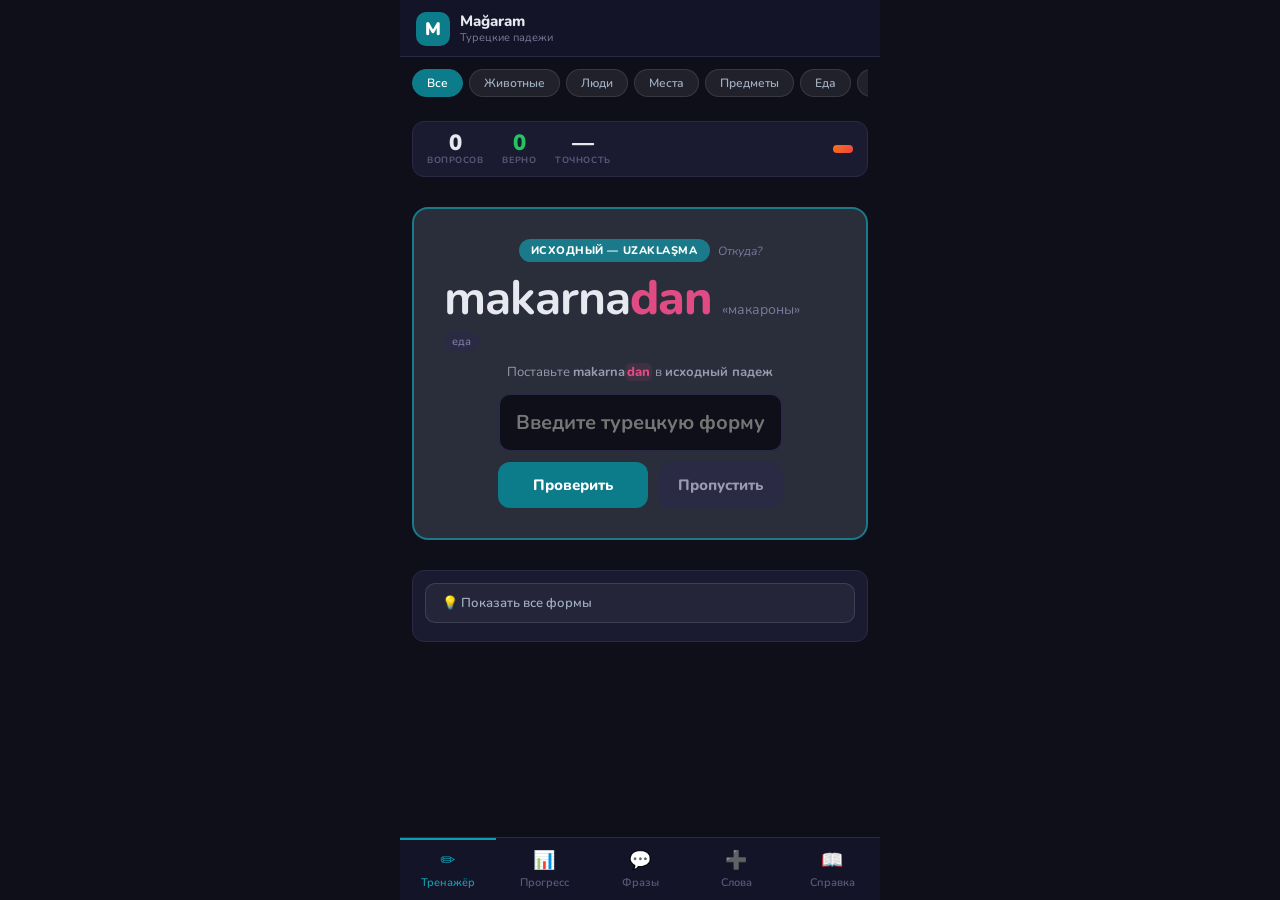
<file: index_patched (1).html>
<!DOCTYPE html>
<html lang="ru">
<head>
  <meta charset="UTF-8">
  <meta name="viewport" content="width=device-width,initial-scale=1,viewport-fit=cover">
  <meta name="theme-color" content="#0d7c8a">
  <meta name="apple-mobile-web-app-capable" content="yes">
  <meta name="apple-mobile-web-app-status-bar-style" content="black-translucent">
  <meta name="apple-mobile-web-app-title" content="Türkçe">
  <meta name="description" content="Тренажёр турецких падежей с гармонией гласных">

  <link rel="manifest" href="manifest.json">
  <link rel="apple-touch-icon" href="icons/icon-192.png">
  <link rel="icon" href="icons/icon-192.png">

  <link rel="preconnect" href="https://fonts.googleapis.com">
  <link rel="preconnect" href="https://fonts.gstatic.com" crossorigin>
  <link href="https://fonts.googleapis.com/css2?family=Nunito:wght@400;600;700;800;900&display=swap" rel="stylesheet">

  <title>Mağaram</title>
  <link rel="stylesheet" href="style.css">
</head>
<body>
<div class="shell">

  <!-- HEADER -->
  <header class="app-header">
    <div class="logo">M</div>
    <div>
      <div class="app-title">Mağaram</div>
      <div class="app-sub">Турецкие падежи</div>
    </div>
  </header>

  <!-- ═══════════════ TRAINER ═══════════════ -->
  <div id="page-trainer" class="page">

    <!-- Category filter -->
    <div class="cat-filter" id="cat-filter"></div>

    <!-- Session bar -->
    <div class="session-bar">
      <div class="s-stat"><span class="s-num" id="s-total">0</span><span class="s-lbl">вопросов</span></div>
      <div class="s-stat"><span class="s-num c-ok" id="s-right">0</span><span class="s-lbl">верно</span></div>
      <div class="s-stat"><span class="s-num" id="s-acc">—</span><span class="s-lbl">точность</span></div>
      <span id="s-streak" class="streak"></span>
    </div>

    <!-- Question card -->
    <div class="question-card" id="question-card">
      <div class="case-badge-row">
        <span class="case-badge" id="case-badge">—</span>
        <span class="case-q" id="case-q"></span>
      </div>

      <div class="word-display">
        <span class="word-tr" id="word-tr"></span>
        <span class="word-ru" id="word-ru"></span>
        <span class="word-cat" id="word-cat"></span>
      </div>

      <p class="task-prompt" id="task-prompt"></p>

      <!-- Input phase -->
      <div class="input-area" id="input-area">
        <input type="text" id="answer-input" class="answer-input"
          placeholder="Введите турецкую форму…"
          autocomplete="off" autocorrect="off" autocapitalize="off" spellcheck="false">
        <div class="btn-row">
          <button class="btn btn-primary" id="btn-check">Проверить</button>
          <button class="btn btn-ghost" id="btn-skip">Пропустить</button>
        </div>
      </div>

      <!-- Result phase -->
      <div class="result-area" id="result-area" style="display:none">
        <div class="res-top">
          <span class="res-icon" id="res-icon"></span>
          <div>
            <div class="res-verdict" id="res-verdict"></div>
            <div class="res-your" id="res-your" style="display:none"></div>
            <div class="res-correct" id="res-correct"></div>
          </div>
        </div>
        <div class="rule-box" id="res-rule"></div>
        <button class="btn btn-primary btn-full" id="btn-next">Следующее слово →</button>
      </div>
    </div>

    <!-- Cheatsheet -->
    <div class="cheatsheet">
      <button class="cheat-toggle-btn" id="btn-cheat" onclick="toggleCheat()">💡 Показать все формы</button>
      <div id="cheat-body" style="display:none">
        <div class="cheat-title">Все формы этого слова</div>
        <div class="cheatsheet-grid" id="cheatsheet-grid"></div>
      </div>
    </div>

  </div><!-- /trainer -->

  <!-- ═══════════════ STATS ═══════════════ -->
  <div id="page-stats" class="page">
    <div class="page-title">Прогресс</div>

    <div class="summary-grid">
      <div class="sum-card"><span class="sum-num" id="st-total">0</span><span class="sum-lbl">Попыток</span></div>
      <div class="sum-card"><span class="sum-num c-ok" id="st-right">0</span><span class="sum-lbl">Верно</span></div>
      <div class="sum-card"><span class="sum-num" id="st-acc">0%</span><span class="sum-lbl">Точность</span></div>
    </div>

    <div>
      <div class="section-title">По падежам</div>
      <div class="case-bars" id="case-bars"></div>
    </div>

    <div>
      <div class="section-title">Последние попытки</div>
      <div class="history-list" id="history-list"></div>
    </div>

    <button class="btn btn-danger btn-full" id="btn-reset">Сбросить прогресс</button>
  </div>

  <!-- ═══════════════ REFERENCE ═══════════════ -->
  <div id="page-ref" class="page">
    <div class="page-title">Справочник</div>

    <!-- Инструкция -->
    <div class="ref-insight" id="ref-howto">
      <div class="ref-insight-title">📱 Как пользоваться приложением</div>
      <div class="ref-insight-body">
        <div class="ref-howto-tabs">
          <button class="ref-howto-tab active" onclick="showHowto('trainer',this)">✏️ Тренажёр</button>
          <button class="ref-howto-tab" onclick="showHowto('sent',this)">💬 Фразы</button>
          <button class="ref-howto-tab" onclick="showHowto('words',this)">➕ Слова</button>
          <button class="ref-howto-tab" onclick="showHowto('stats',this)">📊 Прогресс</button>
          <button class="ref-howto-tab" onclick="showHowto('ref',this)">📖 Справка</button>
        </div>

        <div class="ref-howto-panel" id="howto-trainer">
          <div class="ref-howto-step"><span class="ref-howto-num">1</span><span>Выберите <b>категорию слов</b> в горизонтальной полоске вверху (Все, Еда, Животные, Числа…). Можно листать.</span></div>
          <div class="ref-howto-step"><span class="ref-howto-num">2</span><span>Появится слово на русском и <b>падеж</b>, который нужно применить.</span></div>
          <div class="ref-howto-step"><span class="ref-howto-num">3</span><span>Введите форму слова на турецком и нажмите <b>Проверить</b> или клавишу Enter.</span></div>
          <div class="ref-howto-step"><span class="ref-howto-num">4</span><span>Приложение покажет, правильно ли, и отобразит правильный ответ с подсказкой.</span></div>
          <div class="ref-howto-step"><span class="ref-howto-num">5</span><span>Нажмите <b>Далее</b> для следующего слова. Карточка с результатом также переключается по Enter.</span></div>
          <div class="ref-howto-tip">💡 Статус сессии (количество попыток и точность) виден в полоске над карточкой.</div>
        </div>

        <div class="ref-howto-panel" id="howto-sent" style="display:none">
          <div class="ref-howto-step"><span class="ref-howto-num">1</span><span>Вкладка делится на два режима: <b>Фразы</b> и <b>Диалоги</b> — переключайте кнопками вверху.</span></div>
          <div class="ref-howto-step"><span class="ref-howto-num">2</span><span><b>Фразы:</b> выберите уровень (Все / Простые / Средние). Читайте русское предложение, переводите на турецкий.</span></div>
          <div class="ref-howto-step"><span class="ref-howto-num">3</span><span>После проверки показывается правильный перевод и <b>подсказка</b> о падежах.</span></div>
          <div class="ref-howto-step"><span class="ref-howto-num">4</span><span><b>Диалоги:</b> выберите тему (Отель, Кафе, Магазин, Аренда…). Отвечайте на турецкий вопрос на турецком.</span></div>
          <div class="ref-howto-step"><span class="ref-howto-num">5</span><span>Диалоги имитируют живые разговоры — полезно для подготовки к реальным ситуациям.</span></div>
          <div class="ref-howto-tip">💡 Регистр букв не важен — приложение принимает ответы без учёта заглавных букв.</div>
        </div>

        <div class="ref-howto-panel" id="howto-words" style="display:none">
          <div class="ref-howto-step"><span class="ref-howto-num">1</span><span>Здесь можно добавить <b>своё слово</b>: введите турецкий вариант, русский перевод и выберите категорию.</span></div>
          <div class="ref-howto-step"><span class="ref-howto-num">2</span><span>Свои слова автоматически <b>попадают в тренажёр</b> вместе со стандартными словами.</span></div>
          <div class="ref-howto-step"><span class="ref-howto-num">3</span><span>Добавленные слова хранятся в памяти устройства и не исчезают при перезагрузке.</span></div>
          <div class="ref-howto-tip">💡 Чтобы тренировать только свои слова — выберите в тренажёре категорию, которую вы указали.</div>
        </div>

        <div class="ref-howto-panel" id="howto-stats" style="display:none">
          <div class="ref-howto-step"><span class="ref-howto-num">1</span><span>Раздел <b>Прогресс</b> показывает вашу точность по каждому из шести падежей.</span></div>
          <div class="ref-howto-step"><span class="ref-howto-num">2</span><span>Зелёная полоска — процент правильных ответов. Чем длиннее, тем лучше усвоен падеж.</span></div>
          <div class="ref-howto-step"><span class="ref-howto-num">3</span><span>Ниже — лента последних попыток: зелёный кружок = правильно, красный = ошибка.</span></div>
          <div class="ref-howto-tip">💡 Статистика накапливается автоматически из тренажёра. Чем больше занимаетесь — тем точнее картина.</div>
        </div>

        <div class="ref-howto-panel" id="howto-ref" style="display:none">
          <div class="ref-howto-step"><span class="ref-howto-num">1</span><span>В этом разделе собраны <b>все грамматические таблицы</b>: гармония гласных, падежи, аффиксы, числа, местоимения.</span></div>
          <div class="ref-howto-step"><span class="ref-howto-num">2</span><span>Блок <b>«Как понимать падежи»</b> объясняет логику через три роли: кто действует, на что направлено, к кому направлено.</span></div>
          <div class="ref-howto-step"><span class="ref-howto-num">3</span><span>Блок <b>«Магазин»</b> содержит готовые фразы bu/bunu/buna с разбором формы alabilir miyim.</span></div>
          <div class="ref-howto-tip">💡 Используйте Справку как шпаргалку во время тренировки — она всегда в одном тапе.</div>
        </div>
      </div>
    </div>

    <!-- Гармония гласных -->
    <div>
      <div class="section-title">Гармония гласных</div>
      <div class="vowel-grid">
        <div class="vowel-box" style="border-color:#E74C3C;background:rgba(231,76,60,.1)">
          <div class="vowel-box-title" style="color:#E74C3C">Задние нескруглённые</div>
          <div class="vowel-pills">
            <span class="vpill" style="background:#E74C3C">a</span>
            <span class="vpill" style="background:#E74C3C">ı</span>
          </div>
        </div>
        <div class="vowel-box" style="border-color:#2980B9;background:rgba(41,128,185,.1)">
          <div class="vowel-box-title" style="color:#2980B9">Передние нескруглённые</div>
          <div class="vowel-pills">
            <span class="vpill" style="background:#2980B9">e</span>
            <span class="vpill" style="background:#2980B9">i</span>
          </div>
        </div>
        <div class="vowel-box" style="border-color:#27AE60;background:rgba(39,174,96,.1)">
          <div class="vowel-box-title" style="color:#27AE60">Задние скруглённые</div>
          <div class="vowel-pills">
            <span class="vpill" style="background:#27AE60">o</span>
            <span class="vpill" style="background:#27AE60">u</span>
          </div>
        </div>
        <div class="vowel-box" style="border-color:#8E44AD;background:rgba(142,68,173,.1)">
          <div class="vowel-box-title" style="color:#8E44AD">Передние скруглённые</div>
          <div class="vowel-pills">
            <span class="vpill" style="background:#8E44AD">ö</span>
            <span class="vpill" style="background:#8E44AD">ü</span>
          </div>
        </div>
      </div>
    </div>

    <!-- Как понимать падежи -->
    <div class="ref-insight">
      <div class="ref-insight-title">💡 Как понимать падежи</div>
      <div class="ref-insight-body">
        В турецком главное — не искать «русские падежи», а научиться видеть <b>три роли</b>:
        <div class="ref-roles">
          <div class="ref-role" style="border-color:#2B5BD7">
            <span class="ref-role-icon" style="background:#2B5BD7">①</span>
            <span><b>Кто действует</b> — именительный (без суффикса)</span>
          </div>
          <div class="ref-role" style="border-color:#C0392B">
            <span class="ref-role-icon" style="background:#C0392B">②</span>
            <span><b>На что направлено действие</b> — винительный <span class="ref-suf-chip">-(y)ı/i/u/ü</span></span>
          </div>
          <div class="ref-role" style="border-color:#1E8449">
            <span class="ref-role-icon" style="background:#1E8449">③</span>
            <span><b>К кому/чему направлено</b> — дательный, местный, исходный</span>
          </div>
        </div>
      </div>

      <div class="ref-insight-title" style="margin-top:14px">📌 Минимальный набор</div>
      <div class="ref-insight-body">
        Четыре падежа перекрывают большинство ситуаций:
        <table class="ref-min-table">
          <tr>
            <td><span class="rmt-badge" style="background:#2B5BD7">Именительный</span></td>
            <td class="rmt-suf">—</td>
            <td class="rmt-q">Кто? Что?</td>
            <td class="rmt-note">Подлежащее, начальная форма</td>
          </tr>
          <tr>
            <td><span class="rmt-badge" style="background:#7B2FBE">Родительный</span></td>
            <td class="rmt-suf">-ın/in/un/ün</td>
            <td class="rmt-q">Кого? Чего?</td>
            <td class="rmt-note">Принадлежность: <i>ev<b>in</b> kapısı</i></td>
          </tr>
          <tr>
            <td><span class="rmt-badge" style="background:#1E8449">Дательный</span></td>
            <td class="rmt-suf">-a/e</td>
            <td class="rmt-q">Кому? Куда?</td>
            <td class="rmt-note">Направление: <i>okul<b>a</b> gidiyorum</i></td>
          </tr>
          <tr>
            <td><span class="rmt-badge" style="background:#C0392B">Винительный</span></td>
            <td class="rmt-suf">-ı/i/u/ü</td>
            <td class="rmt-q">Кого? Что?</td>
            <td class="rmt-note">Определённый объект: <i>kita<b>bı</b> okudum</i></td>
          </tr>
        </table>
        <div class="ref-insight-tip">Местный (-da/-de) и исходный (-dan/-den) дополняют картину: <b>где</b> и <b>откуда</b>.</div>
      </div>
    </div>

    <!-- Падежи -->
    <div>
      <div class="section-title">Падежи</div>
      <div class="case-cards-ref">
        <div class="ref-card" style="border-color:#2B5BD7">
          <div class="ref-card-name" style="color:#2B5BD7">Именительный</div>
          <div class="ref-card-tr">Yalın</div>
          <div class="ref-card-suf">—</div>
          <div class="ref-card-q">Кто? Что?</div>
          <div class="ref-card-ex">
            <span class="ref-ex">kedi → <b>kedi</b></span>
            <span class="ref-ex">ev → <b>ev</b></span>
          </div>
        </div>
        <div class="ref-card" style="border-color:#7B2FBE">
          <div class="ref-card-name" style="color:#7B2FBE">Родительный</div>
          <div class="ref-card-tr">Tamlayan</div>
          <div class="ref-card-suf">-(n)ın/in/un/ün</div>
          <div class="ref-card-q">Чего? Кого?</div>
          <div class="ref-card-ex">
            <span class="ref-ex">kedi → <b>kedinin</b></span>
            <span class="ref-ex">araba → <b>arabanın</b></span>
          </div>
        </div>
        <div class="ref-card" style="border-color:#C0392B">
          <div class="ref-card-name" style="color:#C0392B">Винительный</div>
          <div class="ref-card-tr">Belirtme</div>
          <div class="ref-card-suf">-(y)ı/i/u/ü</div>
          <div class="ref-card-q">Кого? Что?</div>
          <div class="ref-card-ex">
            <span class="ref-ex">kedi → <b>kediyi</b></span>
            <span class="ref-ex">kitap → <b>kitabı</b></span>
          </div>
        </div>
        <div class="ref-card" style="border-color:#1E8449">
          <div class="ref-card-name" style="color:#1E8449">Дательный</div>
          <div class="ref-card-tr">Yönelme</div>
          <div class="ref-card-suf">-(y)a/e</div>
          <div class="ref-card-q">Кому? Куда?</div>
          <div class="ref-card-ex">
            <span class="ref-ex">ev → <b>eve</b></span>
            <span class="ref-ex">okul → <b>okula</b></span>
          </div>
        </div>
        <div class="ref-card" style="border-color:#B7770D">
          <div class="ref-card-name" style="color:#B7770D">Местный</div>
          <div class="ref-card-tr">Bulunma</div>
          <div class="ref-card-suf">-da/de/ta/te</div>
          <div class="ref-card-q">Где?</div>
          <div class="ref-card-ex">
            <span class="ref-ex">ev → <b>evde</b></span>
            <span class="ref-ex">okul → <b>okulda</b></span>
          </div>
        </div>
        <div class="ref-card" style="border-color:#1A7A8A">
          <div class="ref-card-name" style="color:#1A7A8A">Исходный</div>
          <div class="ref-card-tr">Uzaklaşma</div>
          <div class="ref-card-suf">-dan/den/tan/ten</div>
          <div class="ref-card-q">Откуда?</div>
          <div class="ref-card-ex">
            <span class="ref-ex">ev → <b>evden</b></span>
            <span class="ref-ex">okul → <b>okuldan</b></span>
          </div>
        </div>
      </div>
    </div>

    <!-- Таблица -->
    <div>
      <div class="section-title">Аффиксы по гласным</div>
      <table class="harmony-table">
        <thead>
          <tr>
            <th>Гласная</th><th style="color:#7B2FBE">Род.</th>
            <th style="color:#C0392B">Вин.</th><th style="color:#1E8449">Дат.</th>
            <th style="color:#B7770D">Мест.</th><th style="color:#1A7A8A">Исх.</th>
          </tr>
        </thead>
        <tbody>
          <tr><td class="ht-vowel" style="color:#E74C3C">a</td><td>-nın</td><td>-yı</td><td>-ya</td><td>-da</td><td>-dan</td></tr>
          <tr><td class="ht-vowel" style="color:#E74C3C">ı</td><td>-nın</td><td>-yı</td><td>-ya</td><td>-da</td><td>-dan</td></tr>
          <tr><td class="ht-vowel" style="color:#2980B9">e</td><td>-nin</td><td>-yi</td><td>-ye</td><td>-de</td><td>-den</td></tr>
          <tr><td class="ht-vowel" style="color:#2980B9">i</td><td>-nin</td><td>-yi</td><td>-ye</td><td>-de</td><td>-den</td></tr>
          <tr><td class="ht-vowel" style="color:#27AE60">o</td><td>-nun</td><td>-yu</td><td>-ya</td><td>-da</td><td>-dan</td></tr>
          <tr><td class="ht-vowel" style="color:#27AE60">u</td><td>-nun</td><td>-yu</td><td>-ya</td><td>-da</td><td>-dan</td></tr>
          <tr><td class="ht-vowel" style="color:#8E44AD">ö</td><td>-nün</td><td>-yü</td><td>-ye</td><td>-de</td><td>-den</td></tr>
          <tr><td class="ht-vowel" style="color:#8E44AD">ü</td><td>-nün</td><td>-yü</td><td>-ye</td><td>-de</td><td>-den</td></tr>
        </tbody>
      </table>
      <p style="font-size:11px;color:#5a5a7a;margin-top:6px">* Буфер н/й добавляется если основа на гласную</p>
    </div>

    <!-- Буферные -->
    <div>
      <div class="section-title">Буферные согласные и озвончение</div>
      <div class="buf-grid">
        <div class="buf-item">
          <div class="buf-rule">Основа на гласную + Вин./Дат. → буфер Й</div>
          <div class="buf-ex">araba → arabay<b>a</b> | kedi → kediy<b>e</b></div>
        </div>
        <div class="buf-item">
          <div class="buf-rule">Основа на гласную + Род. → буфер Н</div>
          <div class="buf-ex">kedi → kedi<b>n</b>in | araba → araba<b>n</b>ın</div>
        </div>
        <div class="buf-item">
          <div class="buf-rule">Озвончение: ç→c, p→b, t→d</div>
          <div class="buf-ex">kitap → kita<b>b</b>a | ağaç → ağa<b>c</b>a</div>
        </div>
        <div class="buf-item" style="border-left-color:#B7770D">
          <div class="buf-rule">После глухих (ç,f,h,k,p,s,ş,t) → т вместо д</div>
          <div class="buf-ex">kitap → kita<b>p</b>ta | sepet → sepe<b>t</b>te</div>
        </div>
      </div>
    </div>

    <!-- Алгоритм подстановки -->
    <div class="ref-insight">
      <div class="ref-insight-title">🧠 Как подставить правильный падеж</div>
      <div class="ref-insight-body">
        Действуйте как алгоритм:
        <div class="ref-algo">
          <div class="ref-algo-step">
            <span class="ref-algo-num">1</span>
            <span>Найдите <b>сказуемое</b> (глагол).</span>
          </div>
          <div class="ref-algo-step">
            <span class="ref-algo-num">2</span>
            <div>Спросите себя:
              <div class="ref-algo-qs">
                <div class="ref-algo-q"><span class="ref-q-chip" style="background:#2B5BD7">Кто делает?</span> → <b>именительный</b> (без суффикса)</div>
                <div class="ref-algo-q"><span class="ref-q-chip" style="background:#C0392B">Читать что? Видеть кого?</span> → <b>винительный</b></div>
                <div class="ref-algo-q"><span class="ref-q-chip" style="background:#1E8449">Дать кому? Идти куда?</span> → <b>дательный</b></div>
                <div class="ref-algo-q"><span class="ref-q-chip" style="background:#7B2FBE">Чья это вещь?</span> → <b>родительный</b></div>
              </div>
            </div>
          </div>
        </div>
        <div class="ref-algo-example">
          <div class="ref-algo-ex-title">Пример: «Я даю книгу другу»</div>
          <div class="ref-algo-ex-row">
            <span class="ref-ex-pill" style="background:rgba(43,91,215,.2);border-color:#2B5BD7">Я даю → <b>ben</b> <span style="color:#718096">(im.)</span></span>
            <span class="ref-ex-pill" style="background:rgba(192,57,43,.2);border-color:#C0392B">книгу → <b>kitabı</b> <span style="color:#718096">(vin.)</span></span>
            <span class="ref-ex-pill" style="background:rgba(30,132,73,.2);border-color:#1E8449">другу → <b>arkadaşa</b> <span style="color:#718096">(dat.)</span></span>
          </div>
          <div class="ref-algo-ex-result">Ben kita<b style="color:#f59e0b">bı</b> arkada<b style="color:#f59e0b">şa</b> veriyorum.</div>
        </div>
      </div>
    </div>

    <!-- Шаблоны -->
    <div class="ref-insight">
      <div class="ref-insight-title">📋 Готовые шаблоны</div>
      <div class="ref-insight-body">
        <div class="ref-tpl-list">
          <div class="ref-tpl">
            <div class="ref-tpl-head"><span class="rmt-badge" style="background:#7B2FBE">Родительный</span> — чья вещь?</div>
            <div class="ref-tpl-formula"><span class="ref-formula-chip">X-in Y-i</span> → «Y X-а»</div>
            <div class="ref-tpl-ex"><i>ev<b>in</b> kapısı</i> — «дверь дома»</div>
          </div>
          <div class="ref-tpl">
            <div class="ref-tpl-head"><span class="rmt-badge" style="background:#1E8449">Дательный</span> — направление</div>
            <div class="ref-tpl-formula"><span class="ref-formula-chip">X-e/a gidiyorum</span> → «иду в X»</div>
            <div class="ref-tpl-ex"><i>okul<b>a</b> gidiyorum</i> — «иду в школу»</div>
          </div>
          <div class="ref-tpl">
            <div class="ref-tpl-head"><span class="rmt-badge" style="background:#C0392B">Винительный</span> — определённый объект</div>
            <div class="ref-tpl-formula"><span class="ref-formula-chip">X-i görmek</span> → «видеть X»</div>
            <div class="ref-tpl-ex"><i>Ahmet'<b>i</b> gördüm</i> — «я видел Ахмета»</div>
          </div>
        </div>
        <div class="ref-insight-tip">Если объект неопределённый (какая-то книга вообще) — суффикса нет: <i>kitap görüyorum</i> — «вижу книгу (какую-то)».</div>
      </div>
    </div>

    <!-- Слух -->
    <div class="ref-insight">
      <div class="ref-insight-title">👂 Как привыкнуть на слух</div>
      <div class="ref-insight-body">
        Ловите суффиксы в речи:
        <div class="ref-ear-list">
          <div class="ref-ear-row">
            <span class="ref-ear-chip" style="background:rgba(192,57,43,.2);color:#fc8181;border-color:#C0392B">‑ı/‑i/‑u/‑ü</span>
            <span>→ «кого/что именно» — <b>винительный</b></span>
          </div>
          <div class="ref-ear-row">
            <span class="ref-ear-chip" style="background:rgba(30,132,73,.2);color:#68d391;border-color:#1E8449">‑a/‑e/‑ya/‑ye</span>
            <span>→ «кому/куда» — <b>дательный</b></span>
          </div>
          <div class="ref-ear-row">
            <span class="ref-ear-chip" style="background:rgba(123,47,190,.2);color:#d6bcfa;border-color:#7B2FBE">‑ın/‑in/‑un/‑ün</span>
            <span>→ «кого/чья» — <b>родительный</b></span>
          </div>
          <div class="ref-ear-row">
            <span class="ref-ear-chip" style="background:rgba(183,119,13,.2);color:#f6ad55;border-color:#B7770D">‑da/‑de/‑ta/‑te</span>
            <span>→ «где» — <b>местный</b></span>
          </div>
          <div class="ref-ear-row">
            <span class="ref-ear-chip" style="background:rgba(26,122,138,.2);color:#81e6d9;border-color:#1A7A8A">‑dan/‑den</span>
            <span>→ «откуда» — <b>исходный</b></span>
          </div>
        </div>
        <div class="ref-insight-tip">Последовательность <b>‑ın/‑in…‑ı/‑i</b> — всегда «чья-то вещь»: <i>arkadaşımın araba<b>sı</b></i> — «машина моего друга».</div>
      </div>
    </div>

    <!-- Числа -->
    <div class="ref-insight">
      <div class="ref-insight-title">🔢 Числа</div>
      <div class="ref-insight-body">
        <table class="ref-min-table">
          <tr><td colspan="2" style="color:#888;font-size:11px;padding-bottom:4px">Единицы и десятки</td></tr>
          <tr><td>1 — <b>bir</b></td><td>10 — <b>on</b></td></tr>
          <tr><td>2 — <b>iki</b></td><td>20 — <b>yirmi</b></td></tr>
          <tr><td>3 — <b>üç</b></td><td>30 — <b>otuz</b></td></tr>
          <tr><td>4 — <b>dört</b></td><td>40 — <b>kırk</b></td></tr>
          <tr><td>5 — <b>beş</b></td><td>50 — <b>elli</b></td></tr>
          <tr><td>6 — <b>altı</b></td><td>60 — <b>altmış</b></td></tr>
          <tr><td>7 — <b>yedi</b></td><td>70 — <b>yetmiş</b></td></tr>
          <tr><td>8 — <b>sekiz</b></td><td>80 — <b>seksen</b></td></tr>
          <tr><td>9 — <b>dokuz</b></td><td>90 — <b>doksan</b></td></tr>
          <tr><td colspan="2">100 — <b>yüz</b> &nbsp;|&nbsp; 1000 — <b>bin</b> &nbsp;|&nbsp; 1 000 000 — <b>milyon</b></td></tr>
        </table>
        <div class="ref-insight-tip" style="margin-top:8px">
          Порядковые: +<b>-ıncı/inci/uncu/üncü</b> &nbsp;→ &nbsp;<i>birinci, ikinci, üçüncü, dördüncü, beşinci…</i><br>
          Дробные: <b>buçuk</b> (половина) &nbsp;→ &nbsp;<i>iki buçuk</i> = 2½<br>
          Примерно: <b>yaklaşık</b> &nbsp;→ &nbsp;<i>yaklaşık elli lira</i>
        </div>
      </div>
    </div>

    <!-- Указательные местоимения -->
    <div class="ref-insight">
      <div class="ref-insight-title">👉 Указательные местоимения</div>
      <div class="ref-insight-body">
        <table class="ref-min-table">
          <thead><tr><th>Форма</th><th>Значение</th><th>Мн. число</th></tr></thead>
          <tr>
            <td><span class="rmt-badge" style="background:#2B5BD7">bu</span></td>
            <td>это (рядом)</td>
            <td><b>bunlar</b></td>
          </tr>
          <tr>
            <td><span class="rmt-badge" style="background:#1E8449">şu</span></td>
            <td>то (недалеко)</td>
            <td><b>şunlar</b></td>
          </tr>
          <tr>
            <td><span class="rmt-badge" style="background:#B7770D">o</span></td>
            <td>тот (далеко) / он/она</td>
            <td><b>onlar</b></td>
          </tr>
        </table>
        <div class="ref-insight-tip" style="margin-top:8px">
          С суффиксами падежа: <br>
          <b>bu</b> → <b>bunu</b> (вин.) &nbsp;|&nbsp; <b>buna</b> (дат.) &nbsp;|&nbsp; <b>bunda</b> (мест.) &nbsp;|&nbsp; <b>bundan</b> (исх.)<br>
          <b>Правило:</b> если рядом стоит существительное — падеж ставится на него, <i>bu</i> остаётся без суффикса.<br>
          <span style="color:#fc8181">✗</span> <i>bunu ürünü</i> &nbsp;|&nbsp; <span style="color:#68d391">✓</span> <i>bu ürünü</i> (вин.) &nbsp;|&nbsp; <span style="color:#68d391">✓</span> <i>bunu</i> (вин., без сущ.)
        </div>
      </div>
    </div>

    <!-- Личные местоимения -->
    <div class="ref-insight">
      <div class="ref-insight-title">🙋 Личные местоимения</div>
      <div class="ref-insight-body">
        <table class="ref-min-table">
          <thead><tr><th>Лицо</th><th>Им.</th><th style="color:#C0392B">Вин.</th><th style="color:#1E8449">Дат.</th></tr></thead>
          <tr><td>Я</td><td><b>ben</b></td><td style="color:#C0392B"><b>beni</b></td><td style="color:#1E8449"><b>bana</b></td></tr>
          <tr><td>Ты</td><td><b>sen</b></td><td style="color:#C0392B"><b>seni</b></td><td style="color:#1E8449"><b>sana</b></td></tr>
          <tr><td>Он/она</td><td><b>o</b></td><td style="color:#C0392B"><b>onu</b></td><td style="color:#1E8449"><b>ona</b></td></tr>
          <tr><td>Мы</td><td><b>biz</b></td><td style="color:#C0392B"><b>bizi</b></td><td style="color:#1E8449"><b>bize</b></td></tr>
          <tr><td>Вы</td><td><b>siz</b></td><td style="color:#C0392B"><b>sizi</b></td><td style="color:#1E8449"><b>size</b></td></tr>
          <tr><td>Они</td><td><b>onlar</b></td><td style="color:#C0392B"><b>onları</b></td><td style="color:#1E8449"><b>onlara</b></td></tr>
        </table>
      </div>
    </div>

    <!-- Вопрос mı/mi -->
    <div class="ref-insight">
      <div class="ref-insight-title">❓ Вопросительные частицы mı / mi / mu / mü</div>
      <div class="ref-insight-body">

        <div class="ref-insight-tip" style="margin-bottom:10px;border-left-color:#63b3ed;background:rgba(99,179,237,.08);color:#bee3f8">
          В русском уточняющий вопрос («да/нет?») строится <b>интонацией</b>.<br>
          В турецком — частицей <b>mı/mi/mu/mü</b>, которая пишется отдельно и подчиняется гармонии гласных.
        </div>

        <table class="ref-min-table">
          <thead><tr><th>Гласные слова</th><th>Частица</th><th>Пример</th></tr></thead>
          <tr><td>Мягкие: <b style="color:#fc8181">e, i</b></td><td><b>mi</b></td><td><i>Bu senin <b>mi</b>? — Это твоё?</i></td></tr>
          <tr><td>Мягкие: <b style="color:#fc8181">ö, ü</b></td><td><b>mü</b></td><td><i>Ev güzel <b>mü</b>?</i></td></tr>
          <tr><td>Твёрдые: <b style="color:#f6ad55">a, ı</b></td><td><b>mı</b></td><td><i>Anne avukat <b>mı</b>?</i></td></tr>
          <tr><td>Твёрдые: <b style="color:#f6ad55">o, u</b></td><td><b>mu</b></td><td><i>Doktor burada <b>mu</b>?</i></td></tr>
        </table>

        <div style="margin-top:12px;font-size:13px;color:#cbd5e0">
          <b>Прямые вопросы</b> — через вопросительные слова (kim, ne, nerede…):<br>
          <div style="margin:4px 0 8px 8px;color:#a0aec0">
            Bu <b>kim</b>? — Кто это? &nbsp;|&nbsp; Bu <b>kimin</b>? — Это чьё?<br>
            Bu Lena <b>mı</b>? — Это Лена? &nbsp;|&nbsp; Bu senin <b>mi</b>? — Это твоё?
          </div>
          <b>Выбор из двух</b> — оба варианта с частицей, разделяются <b>yoksa / veya</b>:<br>
          <div style="margin:4px 0 0 8px;color:#a0aec0">
            Bu senin <b>mi</b> yoksa benim <b>mi</b>? — Это твоё или моё?
          </div>
        </div>

        <div class="ref-insight-tip" style="margin-top:10px">
          <b>Evet</b> + повтор: <i>Anne avukat mı? — Evet, avukat.</i><br>
          <b>Hayır, değil</b>: <i>Hayır, avukat değil.</i> (değil = не является)
        </div>
      </div>
    </div>

    <!-- bu/bunu/buna в контексте -->
    <div class="ref-insight">
      <div class="ref-insight-title">🛒 bu / bunu / buna — в магазине</div>
      <div class="ref-insight-body">
        <div class="ref-tpl-list">
          <div class="ref-tpl">
            <div class="ref-tpl-head">Взять <b>это</b> (без сущ.)</div>
            <div class="ref-tpl-ex"><i><b>Bunu</b> alabilir miyim?</i> — Можно взять это?</div>
          </div>
          <div class="ref-tpl">
            <div class="ref-tpl-head">Взять <b>этот</b> товар/лекарство</div>
            <div class="ref-tpl-ex"><i>Bu ürün<b>ü</b> alabilir miyim?</i> / <i>Bu ilac<b>ı</b> alabilir miyim?</i></div>
          </div>
          <div class="ref-tpl">
            <div class="ref-tpl-head">Посмотреть <b>это</b> (без сущ.)</div>
            <div class="ref-tpl-ex"><i><b>Buna</b> bakabilir miyim?</i> — Можно посмотреть это?</div>
          </div>
          <div class="ref-tpl">
            <div class="ref-tpl-head">Посмотреть <b>этот</b> товар</div>
            <div class="ref-tpl-ex"><i>Bu ürün<b>e</b> bakabilir miyim?</i></div>
          </div>
        </div>
        <div class="ref-insight-tip">
          Разбор <b>alabilir miyim</b>: al + <span style="color:#f6ad55">a</span>bil + ir + <span style="color:#f6ad55">mi</span> + y + im<br>
          <i>al</i> = брать &nbsp;|&nbsp; <i>-abil-</i> = мочь &nbsp;|&nbsp; <i>-ir</i> = настоящее &nbsp;|&nbsp; <i>mi</i> = вопрос &nbsp;|&nbsp; <i>-yim</i> = я
        </div>
      </div>
    </div>

    <!-- Глухие/звонкие + чередование согласных -->
    <div class="ref-insight">
      <div class="ref-insight-title">🔉 Чередование согласных (оглушение)</div>
      <div class="ref-insight-body">
        <div style="display:flex;gap:16px;margin-bottom:10px">
          <div>Глухие: <b style="color:#fc8181">ç f h k p s ş t</b></div>
          <div>Звонкие: <b>b c d g ğ j l m n r v y z</b></div>
        </div>
        <table class="ref-min-table" style="margin-bottom:10px">
          <thead><tr><th>Глухая</th><th>→</th><th>Звонкая</th></tr></thead>
          <tr><td><b style="color:#fc8181">k</b></td><td>→</td><td><b>g, ğ</b></td></tr>
          <tr><td><b style="color:#fc8181">p</b></td><td>→</td><td><b>b</b></td></tr>
          <tr><td><b style="color:#fc8181">ç</b></td><td>→</td><td><b>c</b></td></tr>
          <tr><td><b style="color:#fc8181">t</b></td><td>→</td><td><b>d</b></td></tr>
        </table>
        <div class="ref-insight-tip" style="border-left-color:#fc8181;background:rgba(252,129,129,.08);color:#feb2b2;margin-bottom:10px">
          Меняются <b>только перед гласными</b> и не во всех словах.<br>
          Существует группа слов-исключений, в которых они меняются.
        </div>
        <table class="ref-min-table">
          <thead><tr><th>Основа</th><th>Пример</th><th>Что происходит</th></tr></thead>
          <tr><td>kita<b style="color:#fc8181">p</b> — книга</td><td>kita<b style="color:#68d391">b</b>ım</td><td>моя книга (<b>p→b</b>)</td></tr>
          <tr><td>çocu<b style="color:#fc8181">k</b> — ребёнок</td><td>çocuğ<b style="color:#68d391">u</b>m</td><td>мой ребёнок (<b>k→ğ</b>)</td></tr>
          <tr><td>çiçe<b style="color:#fc8181">k</b> — цветок</td><td>çiçeğ<b style="color:#68d391">i</b>m</td><td>мой цветок (<b>k→ğ</b>)</td></tr>
          <tr><td>bor<b style="color:#fc8181">ç</b> — долг</td><td>bor<b style="color:#68d391">c</b>um</td><td>мой долг (<b>ç→c</b>)</td></tr>
          <tr><td>ren<b style="color:#fc8181">k</b> — цвет (искл.)</td><td>ren<b style="color:#68d391">g</b>i</td><td>его цвет (<b>k→g</b>, исключение)</td></tr>
          <tr><td>ta<b style="color:#fc8181">t</b> — вкус</td><td>yemek ta<b style="color:#68d391">d</b>ı</td><td>вкус блюда (<b>t→d</b>)</td></tr>
        </table>
        <div class="ref-insight-tip" style="margin-top:8px">
          <b>kita<span style="color:#fc8181">p</span></b> — книга &nbsp;→&nbsp; kita<b style="color:#68d391">b</b>ım (p→b перед -ım), kita<b style="color:#68d391">b</b>a (дат.), kita<b style="color:#68d391">b</b>ın (род.)<br>
          Но: kita<b style="color:#fc8181">p</b>lar (мн. ч.) — перед согласной не меняется.
        </div>
      </div>
    </div>

    <!-- var / yok -->
    <div class="ref-insight">
      <div class="ref-insight-title">✅ var и yok — есть / нет</div>
      <div class="ref-insight-body">
        <div class="ref-insight-tip" style="border-left-color:#68d391;background:rgba(104,211,145,.08);color:#9ae6b4;margin-bottom:10px">
          <b>var</b> используется только в 2 случаях:<br>
          1. Когда говорим о том, что <b>имеем</b>.<br>
          2. Когда говорим о том, <b>сколько</b> имеем.<br>
          Когда описываем объект (цвет, модель…) — <b>var можно опустить</b>.
        </div>
        <table class="ref-min-table">
          <thead><tr><th>Случай</th><th>Вопрос</th><th>Ответ</th></tr></thead>
          <tr>
            <td>Есть ли?</td>
            <td><i>Senin araba<b>n</b> var mı?</i></td>
            <td><i>Evet, benim araba<b>m</b> var.</i></td>
          </tr>
          <tr>
            <td>Сколько?</td>
            <td><i>Senin <b>kaç</b> araba<b>n</b> var?</i></td>
            <td><i>Benim <b>2</b> araba<b>m</b> var.</i></td>
          </tr>
          <tr>
            <td>Описание</td>
            <td><i>Senin araban <b>siyah</b> mı?</i></td>
            <td><i>Evet, benim arabam siyah.</i> (var опущен)</td>
          </tr>
        </table>
        <div class="ref-insight-tip" style="margin-top:8px">
          <b>ad, soyad, yaş</b> — нельзя спрашивать «есть ли?», так как имя/фамилия/возраст есть у всех.<br>
          Спрашивайте: Senin yaş<b>ın</b> <b>kaç</b>? (kaç стоит <b>после</b> для возраста)
        </div>
      </div>
    </div>

    <!-- kaç -->
    <div class="ref-insight">
      <div class="ref-insight-title">🔢 kaç — сколько?</div>
      <div class="ref-insight-body">
        <div class="ref-insight-tip" style="margin-bottom:10px">
          <b>kaç</b> стоит <b>перед существительным</b> (как числительное), кроме возраста.<br>
          Когда есть числительное — сущ. во множественном не используем.
        </div>
        <table class="ref-min-table">
          <thead><tr><th>Вопрос</th><th>Ответ</th><th>Перевод</th></tr></thead>
          <tr>
            <td><i>Senin <b>kaç</b> çocuklar<b>ın</b> var?</i></td>
            <td><i>Benim <b>2</b> çocuğ<b>um</b> var.</i></td>
            <td>Сколько детей? — 2 ребёнка.</td>
          </tr>
          <tr>
            <td><i>Senin <b>kaç</b> kart<b>ın</b> var?</i></td>
            <td><i>Benim <b>3</b> kart<b>ım</b> var.</i></td>
            <td>Сколько карт? — 3 карты.</td>
          </tr>
          <tr>
            <td><i>Senin yaş<b>ın</b> kaç?</i></td>
            <td><i>Benim yaş<b>ım</b> 27.</i></td>
            <td>Сколько лет? — 27.</td>
          </tr>
          <tr>
            <td><i>Senin <b>kaç</b> para<b>n</b> var?</i></td>
            <td><i>Benim 4 bin ruble<b>m</b> var.</i></td>
            <td>Сколько денег? — 4 тыс. руб.</td>
          </tr>
        </table>
        <div class="ref-insight-tip" style="margin-top:8px">
          При ответе слово «деньги» (<i>para</i>) выпадает — остаются количество + валюта с притяж. аффиксом.<br>
          1 <b>mal</b> = 1 товар &nbsp;|&nbsp; 10 <b>mal</b> = 10 товаров &nbsp;|&nbsp; 5 <b>erkek</b> = 5 мужчин &nbsp;— сущ. без мн. ч.
        </div>
      </div>
    </div>

    <!-- mi позиция -->
    <div class="ref-insight">
      <div class="ref-insight-title">📌 Позиция частицы mı/mi в предложении</div>
      <div class="ref-insight-body">
        <div class="ref-insight-tip" style="margin-bottom:10px">
          Частица стоит <b>после уточняемого слова</b>. Носители языка могут ставить в конец — оба варианта верны.
        </div>
        <table class="ref-min-table">
          <thead><tr><th>Что уточняем?</th><th>Форма 1 (грамматически верна)</th><th>Форма 2 (разговорная)</th></tr></thead>
          <tr>
            <td>Есть ли квартира?</td>
            <td><i>Senin <b>2 mi</b> dairen var?</i></td>
            <td><i>Senin 2 dairen <b>var mı</b>?</i></td>
          </tr>
          <tr>
            <td>2 ли квартиры?</td>
            <td><i>Senin <b>2 mi</b> dairen var?</i></td>
            <td><i>Senin 2 dairen var <b>mı</b>?</i></td>
          </tr>
        </table>
        <div class="ref-insight-tip" style="margin-top:8px">
          <i>Senin dairen <b>var mı</b>?</i> — У тебя <b>есть</b> квартира?<br>
          <i>Evet, benim daire<b>m var</b>.</i> — Да, у меня <b>есть</b> квартира.<br>
          <i>Senin <b>kaç</b> dairen var?</i> — <b>Сколько</b> у тебя квартир?<br>
          <i>Benim <b>2</b> daire<b>m</b> var.</i> — У меня <b>2</b> квартиры.
        </div>
      </div>
    </div>

    <!-- Прилагательное перед/после сущ. -->
    <div class="ref-insight">
      <div class="ref-insight-title">🌏 Прилагательное: до сущ. или после?</div>
      <div class="ref-insight-body">
        <table class="ref-min-table">
          <thead><tr><th>Турецкий</th><th>Русский</th><th>Роль</th></tr></thead>
          <tr>
            <td><i>bu <b>yeşil</b> kitap</i></td>
            <td>эта <b>зелёная</b> книга</td>
            <td>Дополнение (прил. <b>до</b> сущ.)</td>
          </tr>
          <tr>
            <td><i>bu kitap <b>yeşil</b></i></td>
            <td>эта книга <b>зелёная</b></td>
            <td>Определение (прил. <b>после</b> сущ.)</td>
          </tr>
        </table>
        <div class="ref-insight-tip" style="margin-top:8px">
          В обоих языках эти роли совпадают — разница лишь в порядке слов.<br>
          Турецкое прилагательное всегда стоит <b>до</b> существительного, не согласуется с ним.
        </div>
      </div>
    </div>


    <!-- ═══ БЛОК: ПРАВИЛО ПАДЕЖЕЙ (ILAÇ) ═══ -->
    <div class="ref-section">
      <div class="ref-title">💊 Падежи: к существительному или местоимению?</div>
      <div class="ref-body">
        <div class="ref-insight-tip" style="margin-bottom:10px">
          Падежные окончания добавляются к <b>существительному</b>, если оно есть в предложении.<br>
          Если существительного нет — окончание добавляется к <b>указательному местоимению</b> (bu, şu, o).<br>
          <b>Нельзя</b> добавлять окончания одновременно и к местоимению, и к существительному!
        </div>
        <table class="ref-table">
          <tr><th>Конструкция</th><th>alabilir miyim?<br><small>(могу купить?)</small></th><th>bakabilir miyim?<br><small>(могу посмотреть?)</small></th></tr>
          <tr><td>только местоимение</td><td><b>bunu</b> alabilir miyim?</td><td><b>buna</b> bakabilir miyim?</td></tr>
          <tr><td>+ существительное</td><td>bu ürün<b>ü</b> alabilir miyim?</td><td>bu ürün<b>e</b> bakabilir miyim?</td></tr>
          <tr><td>+ существительное</td><td>bu ilac<b>ı</b> alabilir miyim?</td><td>bu ilac<b>a</b> bakabilir miyim?</td></tr>
        </table>
        <div class="ref-insight-tip" style="margin-top:10px">
          <b>Разбор: al · a · bil · ir · mi · y · im?</b><br>
          <table class="ref-table" style="margin-top:6px">
            <tr><th>Часть</th><th>Значение</th></tr>
            <tr><td><b>al</b></td><td>корень глагола almak (купить, взять)</td></tr>
            <tr><td><b>a</b></td><td>промежуточная гласная</td></tr>
            <tr><td><b>bil</b></td><td>корень bilmek (знать) → суффикс возможности</td></tr>
            <tr><td><b>ir</b></td><td>окончание настоящего-будущего времени</td></tr>
            <tr><td><b>mi</b></td><td>вопросительная частица</td></tr>
            <tr><td><b>y</b></td><td>промежуточная согласная (между гласными)</td></tr>
            <tr><td><b>im</b></td><td>1-е лицо (ben — я)</td></tr>
          </table>
        </div>
      </div>
    </div>

    <!-- ═══ БЛОК: KAÇ VS NE KADAR ═══ -->
    <div class="ref-section">
      <div class="ref-title">🔢 kaç vs ne kadar — в чём разница?</div>
      <div class="ref-body">
        <table class="ref-table">
          <tr><th></th><th>kaç</th><th>ne kadar</th></tr>
          <tr><td><b>Когда</b></td><td>исчисляемые вещи (поштучно)</td><td>неисчисляемые / время / расстояние / деньги / объём / степень</td></tr>
          <tr><td><b>Примеры</b></td><td>Kaç elma yedin?<br><small>Сколько яблок съел?</small><br>Kaç kişi geldi?<br><small>Сколько человек пришло?</small><br>Kaç kitap var?<br><small>Сколько книг есть?</small></td><td>Ne kadar su içtin?<br><small>Сколько воды выпил?</small><br>Ne kadar zaman kaldı?<br><small>Сколько времени осталось?</small><br>Ne kadar yedin?<br><small>Сколько ты поел?</small></td></tr>
          <tr><td><b>Позиция</b></td><td>обычно перед существительным</td><td>с неисчисл. сущ. или как наречие меры/степени</td></tr>
        </table>
        <div class="ref-insight-tip" style="margin-top:8px">
          Думай так: <b>kaç</b> = «сколько штук?» (можно посчитать),<br>
          <b>ne kadar</b> = «сколько?» когда считать нельзя или говорим о степени.
        </div>
      </div>
    </div>

    <div style="height:8px"></div>
  </div><!-- /ref -->

  <!-- ═══════════════ SENTENCES ═══════════════ -->
  <div id="page-sent" class="page">
    <div class="page-title">Предложения</div>

    <!-- Mode switch: Фразы / Диалоги -->
    <div class="mode-switch">
      <button class="mode-btn active" id="mode-phrases">Фразы</button>
      <button class="mode-btn" id="mode-dialogs">Диалоги</button>
    </div>

    <!-- === PHRASES SECTION === -->
    <div id="phrases-section">
    <!-- Level filter -->
    <div class="sent-filter">
      <button class="sent-lvl active" id="sent-lvl-all">Все</button>
      <button class="sent-lvl" id="sent-lvl-1">Простые</button>
      <button class="sent-lvl" id="sent-lvl-2">Средние</button>
    </div>

    <!-- Session stats -->
    <div class="session-bar">
      <div class="s-stat"><span class="s-num" id="ss-total">0</span><span class="s-lbl">вопросов</span></div>
      <div class="s-stat"><span class="s-num c-ok" id="ss-right">0</span><span class="s-lbl">верно</span></div>
      <div class="s-stat"><span class="s-num" id="ss-acc">—</span><span class="s-lbl">точность</span></div>
    </div>

    <!-- Question card -->
    <div class="question-card" id="sent-card">
      <div class="sent-ru-label">Фраза на русском:</div>
      <div class="sent-ru" id="sent-ru"></div>
      <div class="sent-open-block">
        <div class="sent-open-title">Ответ на русском:</div>
        <div class="sent-open-val" id="sent-ru-answer">—</div>
      </div>
      <div class="pronoun-row">
        <button class="pronoun-btn" id="btn-sent-pronoun">🙋 Кто?</button>
        <span class="pronoun-val" id="sent-pronoun" style="display:none"></span>
      </div>
      <button class="sent-hint-btn" id="btn-sent-show-tr-q">🇹🇷 Показать по-турецки</button>
      <div class="sent-hint" id="sent-tr-wrap" style="display:none">
        <div><b>Турецкий вариант:</b></div>
        <div id="sent-tr-text" style="margin-top:6px;font-weight:800"></div>
      </div>
      <button class="sent-hint-btn" id="btn-sent-hint">💡 Показать подсказку</button>
      <div class="sent-hint" id="sent-hint" style="display:none"></div>

      <!-- Input -->
      <div id="sent-input-area">
        <input type="text" id="sent-answer" class="answer-input"
          placeholder="Напишите по-турецки…"
          autocomplete="off" autocorrect="off" autocapitalize="off" spellcheck="false">
        <div class="btn-row">
          <button class="btn btn-primary" id="btn-sent-check">Проверить</button>
          <button class="btn btn-ghost" id="btn-sent-skip">Пропустить</button>
        </div>
      </div>

      <!-- Result -->
      <div id="sent-result-area" style="display:none">
        <div class="res-top">
          <span class="res-icon" id="sent-res-icon"></span>
          <div>
            <div class="res-verdict" id="sent-res-verdict"></div>
            <div class="res-your" id="sent-res-your" style="display:none"></div>
            <div class="res-correct" id="sent-res-correct"></div>
          </div>
        </div>
        <div class="rule-box" id="sent-res-hint"></div>
        <button class="btn btn-primary btn-full" id="btn-sent-next">Следующее →</button>
      </div>
    </div>
    </div><!-- /phrases-section -->

    <!-- === DIALOGS SECTION === -->
    <div id="dialogs-section" style="display:none">
      <!-- Dialog topic filter -->
      <div class="cat-filter" id="dlg-topic-filter"></div>

      <!-- Dialog session stats -->
      <div class="session-bar">
        <div class="s-stat"><span class="s-num" id="ds-total">0</span><span class="s-lbl">вопросов</span></div>
        <div class="s-stat"><span class="s-num c-ok" id="ds-right">0</span><span class="s-lbl">верно</span></div>
        <div class="s-stat"><span class="s-num" id="ds-acc">—</span><span class="s-lbl">точность</span></div>
      </div>

      <!-- Dialog card -->
      <div class="question-card" id="dlg-card">
        <div class="dlg-topic-badge" id="dlg-topic-badge"></div>
        <div class="dlg-q-label">Вопрос на русском:</div>
        <div class="dlg-question" id="dlg-question"></div>
        <div class="sent-open-block">
          <div class="sent-open-title">Ответ на русском:</div>
          <div class="sent-open-val" id="dlg-answer-ru">—</div>
        </div>
        <button class="sent-hint-btn" id="btn-dlg-show-qtr">🇹🇷 Показать вопрос по-турецки</button>
        <div class="sent-hint" id="dlg-question-tr-wrap" style="display:none">
          <div><b>Вопрос (TR):</b></div>
          <div id="dlg-question-tr" style="margin-top:6px;font-weight:800"></div>
        </div>
        <button class="sent-hint-btn" id="btn-dlg-show-atr">🇹🇷 Показать ответ по-турецки</button>
        <div class="sent-hint" id="dlg-answer-tr-wrap" style="display:none">
          <div><b>Ответ (TR):</b></div>
          <div id="dlg-answer-tr" style="margin-top:6px;font-weight:800"></div>
        </div>
        <div class="pronoun-row">
          <button class="pronoun-btn" id="btn-dlg-pronoun-q">🙋 Кто спрашивает?</button>
          <span class="pronoun-val" id="dlg-pronoun-q" style="display:none"></span>
        </div>
        <div class="pronoun-row">
          <button class="pronoun-btn" id="btn-dlg-pronoun-a">🙋 Кто отвечает?</button>
          <span class="pronoun-val" id="dlg-pronoun-a" style="display:none"></span>
        </div>
        <button class="sent-hint-btn" id="btn-dlg-hint">💡 Показать подсказку</button>
        <div class="sent-hint" id="dlg-hint" style="display:none"></div>

        <!-- Input -->
        <div id="dlg-input-area">
          <input type="text" id="dlg-answer" class="answer-input"
            placeholder="Напишите ответ по-турецки…"
            autocomplete="off" autocorrect="off" autocapitalize="off" spellcheck="false">
          <div class="btn-row">
            <button class="btn btn-primary" id="btn-dlg-check">Проверить</button>
            <button class="btn btn-ghost" id="btn-dlg-skip">Пропустить</button>
          </div>
        </div>

        <!-- Result -->
        <div id="dlg-result-area" style="display:none">
          <div class="res-top">
            <span class="res-icon" id="dlg-res-icon"></span>
            <div>
              <div class="res-verdict" id="dlg-res-verdict"></div>
              <div class="res-your" id="dlg-res-your" style="display:none"></div>
              <div class="res-correct" id="dlg-res-correct"></div>
            </div>
          </div>
          <div class="rule-box" id="dlg-res-hint"></div>
          <button class="btn btn-primary btn-full" id="btn-dlg-next">Следующий →</button>
        </div>
      </div>
    </div><!-- /dialogs-section -->

  </div><!-- /sent -->

  <!-- ═══════════════ MY WORDS ═══════════════ -->
  <div id="page-words" class="page">
    <div class="page-title">Мои слова</div>

    <div class="add-word-form">
      <div class="add-word-row">
        <input type="text" id="new-word-tr" class="add-input" placeholder="Турецкое слово (напр. araba)"
          autocomplete="off" autocorrect="off" autocapitalize="off" spellcheck="false">
        <input type="text" id="new-word-ru" class="add-input" placeholder="Перевод на русском (напр. машина)"
          autocomplete="off" spellcheck="false">
      </div>
      <button class="btn btn-primary btn-full" id="btn-add-word">Добавить слово</button>
      <div id="add-word-msg" class="add-word-msg"></div>
    </div>

    <div id="my-words-list" class="my-words-list"></div>
  </div>

  <!-- NAV BAR -->
  <nav class="nav-bar">
    <button class="nav-btn active" id="nav-trainer">
      <span class="nav-icon">✏️</span>Тренажёр
    </button>
    <button class="nav-btn" id="nav-stats">
      <span class="nav-icon">📊</span>Прогресс
    </button>
    <button class="nav-btn" id="nav-sent">
      <span class="nav-icon">💬</span>Фразы
    </button>
    <button class="nav-btn" id="nav-words">
      <span class="nav-icon">➕</span>Слова
    </button>
    <button class="nav-btn" id="nav-ref">
      <span class="nav-icon">📖</span>Справка
    </button>
  </nav>

</div><!-- /shell -->
<script src="app.js"></script>
</body>
</html>
</file>
<file: style.css>
/* ── Reset ── */
*, *::before, *::after { box-sizing: border-box; margin: 0; padding: 0; }
html { font-size: 16px; -webkit-text-size-adjust: 100%; }
body {
  font-family: 'Nunito', 'Segoe UI', system-ui, sans-serif;
  background: #0f0f1a;
  color: #e8e8f0;
  min-height: 100dvh;
  overscroll-behavior: none;
}
button { cursor: pointer; font: inherit; border: none; background: none; }
input  { font: inherit; }

/* ── Shell ── */
.shell {
  display: flex;
  flex-direction: column;
  height: 100dvh;
  max-width: 480px;
  margin: 0 auto;
}

/* ── Header ── */
.app-header {
  display: flex;
  align-items: center;
  gap: 10px;
  padding: 12px 16px 10px;
  background: #141428;
  border-bottom: 1px solid #2a2a45;
  flex-shrink: 0;
}
.logo {
  width: 34px; height: 34px;
  background: #0d7c8a;
  border-radius: 10px;
  display: flex; align-items: center; justify-content: center;
  font-size: 18px; font-weight: 900; color: white;
  flex-shrink: 0;
}
.app-title { font-size: 15px; font-weight: 800; color: #e8e8f0; line-height: 1.1; }
.app-sub   { font-size: 11px; color: #7a7a9a; }

/* ── Nav ── */
.nav-bar {
  display: flex;
  background: #141428;
  border-top: 1px solid #2a2a45;
  flex-shrink: 0;
  order: 10;
}
.nav-btn {
  flex: 1;
  display: flex; flex-direction: column; align-items: center; justify-content: center;
  padding: 8px 4px 10px;
  font-size: 11px; font-weight: 600;
  color: #5a5a7a;
  gap: 3px;
  transition: color 150ms;
  border-top: 2px solid transparent;
}
.nav-btn .nav-icon { font-size: 20px; }
.nav-btn.active { color: #0d9db0; border-top-color: #0d9db0; }

/* ── Pages ── */
.page { display: none; flex: 1; overflow-y: auto; overscroll-behavior: contain; }
.page.active { display: flex; flex-direction: column; }

/* ── TRAINER PAGE ── */
#page-trainer { padding: 12px; gap: 10px; }

/* Session bar */
.session-bar {
  display: flex;
  align-items: center;
  gap: 14px;
  background: #1a1a30;
  border-radius: 12px;
  padding: 10px 14px;
  border: 1px solid #2a2a45;
  flex-wrap: wrap;
}
.s-stat { display: flex; flex-direction: column; align-items: center; min-width: 44px; }
.s-num  { font-size: 22px; font-weight: 900; line-height: 1; }
.s-lbl  { font-size: 9px; text-transform: uppercase; letter-spacing: .06em; color: #5a5a7a; font-weight: 700; }
.streak { margin-left: auto; background: linear-gradient(135deg,#f97316,#ef4444); 
          color: white; font-size: 13px; font-weight: 800;
          padding: 4px 10px; border-radius: 999px; }

/* Question card */
.question-card {
  background: #1a1a30;
  border-radius: 16px;
  border: 2px solid #2a2a45;
  padding: 16px;
  display: flex; flex-direction: column; gap: 12px;
  transition: border-color 250ms;
}
.case-badge-row { display: flex; align-items: center; gap: 8px; flex-wrap: wrap; }
.case-badge {
  padding: 4px 12px;
  border-radius: 999px;
  font-size: 11px; font-weight: 800;
  text-transform: uppercase; letter-spacing: .05em;
  color: white;
}
.case-q { font-size: 12px; color: #7a7a9a; font-style: italic; }

.word-display { display: flex; align-items: baseline; gap: 10px; flex-wrap: wrap; }
.word-tr  { font-size: clamp(2rem,10vw,3rem); font-weight: 900; line-height: 1; letter-spacing: -.02em; }
.word-ru  { font-size: 14px; color: #7a7a9a; }
.word-cat {
  font-size: 11px; background: #2a2a45; color: #7a7a9a;
  padding: 2px 8px; border-radius: 999px; font-weight: 600;
}
.task-prompt { font-size: 13px; color: #9a9ab0; }

/* Input */
.input-area { display: flex; flex-direction: column; gap: 10px; }
.answer-input {
  width: 100%; padding: 14px 16px;
  font-size: 20px; font-weight: 700;
  border: 2px solid #2a2a45;
  border-radius: 12px;
  background: #0f0f1a; color: #e8e8f0;
  outline: none; transition: border-color 180ms;
}
.answer-input:focus { border-color: #0d7c8a; box-shadow: 0 0 0 3px rgba(13,124,138,.2); }
.btn-row { display: flex; gap: 10px; }

/* Buttons */
.btn {
  display: flex; align-items: center; justify-content: center;
  padding: 13px 20px; border-radius: 12px;
  font-size: 15px; font-weight: 800;
  transition: transform 80ms, background 150ms;
  border: none; cursor: pointer;
}
.btn:active { transform: scale(0.96); }
.btn:disabled { opacity: .4; }
.btn-primary { background: #0d7c8a; color: white; flex: 1; }
.btn-primary:hover { background: #0a6270; }
.btn-ghost   { background: #2a2a45; color: #9a9ab0; }
.btn-full    { width: 100%; }
.btn-danger  { background: transparent; border: 1.5px solid #ef4444; color: #ef4444; }

/* Result */
.result-area {
  display: flex; flex-direction: column; gap: 10px;
  padding: 14px; border-radius: 12px;
}
.res-ok   { background: rgba(34,197,94,.08);  border: 1.5px solid #22c55e; }
.res-fail { background: rgba(239,68,68,.08);   border: 1.5px solid #ef4444; }
.res-top  { display: flex; align-items: flex-start; gap: 10px; }
.res-icon { font-size: 28px; line-height: 1; flex-shrink: 0; }
.res-verdict { font-size: 17px; font-weight: 900; }
.res-verdict.ok   { color: #22c55e; }
.res-verdict.fail { color: #ef4444; }
.res-your    { font-size: 13px; color: #7a7a9a; margin-top: 2px; }
.res-correct { font-size: 14px; margin-top: 4px; }
.rule-box {
  background: #141428; border-left: 3px solid #0d7c8a;
  padding: 10px 12px; border-radius: 0 8px 8px 0;
  font-size: 13px; line-height: 1.5;
}

/* Cheatsheet */
.cheatsheet { background: #1a1a30; border-radius: 12px; border: 1px solid #2a2a45; padding: 12px; }
.cheat-title { font-size: 10px; text-transform: uppercase; letter-spacing: .07em; color: #5a5a7a; font-weight: 700; margin-bottom: 8px; }
.cheatsheet-grid { display: grid; grid-template-columns: repeat(3,1fr); gap: 6px; }
.cheat-item {
  background: #141428; border-radius: 8px; padding: 7px 8px;
  display: flex; flex-direction: column; gap: 2px;
  border: 1.5px solid transparent;
}
.cheat-active { background: rgba(13,124,138,.1); }
.cheat-case   { font-size: 9px; font-weight: 800; text-transform: uppercase; padding: 2px 6px; border-radius: 999px; color: white; width: fit-content; }
.cheat-form   { font-size: 14px; font-weight: 800; }
.cheat-suf    { font-size: 11px; color: #f59e0b; font-weight: 700; }
.cheat-tap    { font-size: 9px; color: #5a5a7a; text-align: center; }
.cheat-hidden .cheat-form,
.cheat-hidden .cheat-suf { visibility: hidden; height: 0; margin: 0; overflow: hidden; }
.cheat-hidden .cheat-tap { visibility: visible; }
.cheat-item:not(.cheat-hidden) .cheat-tap { display: none; }

/* ── STATS PAGE ── */
#page-stats { padding: 16px; gap: 16px; }
.page-title { font-size: 22px; font-weight: 900; }

.summary-grid { display: grid; grid-template-columns: repeat(3,1fr); gap: 10px; }
.sum-card {
  background: #1a1a30; border-radius: 14px; border: 1px solid #2a2a45;
  padding: 14px 10px; text-align: center;
}
.sum-num { font-size: 26px; font-weight: 900; display: block; }
.sum-lbl { font-size: 11px; color: #5a5a7a; font-weight: 600; }

.section-title { font-size: 13px; font-weight: 800; color: #7a7a9a;
  text-transform: uppercase; letter-spacing: .06em; margin-bottom: 8px; }

.case-bars   { display: flex; flex-direction: column; gap: 10px; }
.bar-row     { display: flex; align-items: center; gap: 8px; }
.bar-label   { font-size: 10px; font-weight: 800; color: white; padding: 3px 7px;
  border-radius: 999px; flex-shrink: 0; min-width: 42px; text-align: center; }
.bar-track   { flex: 1; height: 8px; background: #2a2a45; border-radius: 999px; overflow: hidden; }
.bar-fill    { height: 100%; border-radius: 999px; transition: width 500ms cubic-bezier(.16,1,.3,1); }
.bar-pct     { font-size: 12px; font-weight: 800; min-width: 32px; text-align: right; color: #9a9ab0; }
.bar-meta    { font-size: 11px; color: #5a5a7a; min-width: 36px; }

.history-list { display: flex; flex-direction: column; gap: 5px; }
.hist-row {
  display: flex; align-items: center; gap: 8px;
  background: #1a1a30; border-radius: 10px; padding: 9px 12px;
  border-left: 3px solid transparent; font-size: 13px;
}
.h-ok   { border-left-color: #22c55e; }
.h-fail { border-left-color: #ef4444; }
.hist-word { font-weight: 800; flex: 1; }
.hist-case { font-size: 10px; font-weight: 800; color: white; padding: 2px 6px; border-radius: 999px; }
.hist-note { font-size: 12px; color: #5a5a7a; margin-left: auto; }
.empty     { color: #5a5a7a; font-style: italic; padding: 16px 0; }

/* ── REFERENCE PAGE ── */
#page-ref { padding: 16px; gap: 16px; }

.vowel-grid { display: grid; grid-template-columns: 1fr 1fr; gap: 8px; }
.vowel-box  {
  border-radius: 12px; padding: 10px 12px;
  border: 2px solid;
}
.vowel-box-title { font-size: 10px; font-weight: 800; text-transform: uppercase; letter-spacing: .04em; margin-bottom: 5px; }
.vowel-pills { display: flex; gap: 6px; }
.vpill { width: 32px; height: 32px; border-radius: 8px; display: flex; align-items: center; justify-content: center; font-size: 18px; font-weight: 900; color: white; }

.case-cards-ref { display: grid; grid-template-columns: 1fr 1fr; gap: 8px; }
.ref-card {
  background: #1a1a30; border-radius: 12px; padding: 12px;
  border-top: 3px solid;
}
.ref-card-name  { font-size: 11px; font-weight: 800; text-transform: uppercase; letter-spacing: .04em; }
.ref-card-tr    { font-size: 10px; color: #5a5a7a; font-style: italic; }
.ref-card-suf   { font-size: 16px; font-weight: 900; margin: 4px 0; }
.ref-card-q     { font-size: 11px; color: #7a7a9a; }
.ref-card-ex    { margin-top: 6px; display: flex; flex-direction: column; gap: 2px; }
.ref-ex         { font-size: 11px; color: #5a5a7a; }
.ref-ex b       { color: #e8e8f0; }

.harmony-table  { width: 100%; border-collapse: collapse; font-size: 12px; }
.harmony-table th {
  background: #1a1a30; padding: 7px 6px; text-align: center;
  font-size: 10px; font-weight: 800; text-transform: uppercase;
  letter-spacing: .04em; color: #5a5a7a;
  border-bottom: 1px solid #2a2a45;
}
.harmony-table td {
  padding: 7px 6px; text-align: center;
  border-bottom: 1px solid #1f1f35;
}
.harmony-table tr:nth-child(even) td { background: rgba(255,255,255,.02); }
.ht-vowel { font-size: 18px; font-weight: 900; }

.buf-grid { display: flex; flex-direction: column; gap: 7px; }
.buf-item {
  background: #1a1a30; border-radius: 10px; padding: 10px 12px;
  border-left: 3px solid #0d7c8a;
}
.buf-rule { font-size: 13px; font-weight: 700; }
.buf-ex   { font-size: 12px; color: #5a5a7a; margin-top: 2px; font-style: italic; }

/* ── Colors ── */
.c-ok   { color: #22c55e; }
.c-warn { color: #f59e0b; }
.c-err  { color: #ef4444; }

/* ── My Words ── */
.add-word-form {
  background: #1a1a2e;
  border-radius: 14px;
  padding: 16px;
  margin-bottom: 16px;
}
.add-word-row {
  display: flex;
  flex-direction: column;
  gap: 10px;
  margin-bottom: 12px;
}
.add-input {
  width: 100%;
  padding: 12px 14px;
  background: #0f0f1a;
  border: 1.5px solid #2a2a4a;
  border-radius: 10px;
  color: #e8e8f0;
  font-size: 15px;
  outline: none;
  transition: border-color .2s;
}
.add-input:focus { border-color: #0d7c8a; }
.add-word-msg {
  margin-top: 10px;
  font-size: 13px;
  min-height: 18px;
  text-align: center;
}
.add-word-msg.ok  { color: #2ecc71; }
.add-word-msg.err { color: #e74c3c; }

.my-words-list {
  display: flex;
  flex-direction: column;
  gap: 8px;
}
.my-word-item {
  display: flex;
  align-items: center;
  justify-content: space-between;
  background: #1a1a2e;
  border-radius: 10px;
  padding: 12px 14px;
  gap: 10px;
}
.my-word-tr { font-size: 16px; font-weight: 700; color: #e8e8f0; }
.my-word-ru { font-size: 13px; color: #8888aa; flex: 1; }
.my-word-del {
  background: rgba(231,76,60,.15);
  color: #e74c3c;
  border-radius: 8px;
  padding: 4px 10px;
  font-size: 13px;
  font-weight: 700;
  flex-shrink: 0;
}
.my-word-del:active { background: rgba(231,76,60,.35); }
.my-words-empty {
  text-align: center;
  color: #5a5a7a;
  font-size: 14px;
  padding: 24px 0;
}

/* ── Sentences ── */
.sent-filter {
  display: flex;
  gap: 8px;
  margin-bottom: 12px;
}
.sent-lvl {
  flex: 1;
  padding: 8px;
  border-radius: 10px;
  background: #1a1a2e;
  color: #8888aa;
  font-size: 13px;
  font-weight: 700;
  text-align: center;
  transition: all .2s;
}
.sent-lvl.active {
  background: #0d7c8a;
  color: #fff;
}
.sent-ru-label {
  font-size: 12px;
  color: #8888aa;
  text-transform: uppercase;
  letter-spacing: 1px;
  margin-bottom: 6px;
}
.sent-ru {
  font-size: 20px;
  font-weight: 800;
  color: #fff;
  line-height: 1.4;
  margin-bottom: 14px;
}
.sent-hint-btn {
  background: rgba(13,124,138,.15);
  color: #0d7c8a;
  border-radius: 8px;
  padding: 6px 14px;
  font-size: 13px;
  font-weight: 600;
  margin-bottom: 14px;
  display: inline-block;
}
.sent-hint-btn:active { background: rgba(13,124,138,.3); }

/* Pronoun hint */
.pronoun-row { display: flex; align-items: center; gap: 8px; margin-bottom: 6px; }
.pronoun-btn {
  background: rgba(168,85,247,.15);
  color: #a855f7;
  border-radius: 8px;
  padding: 4px 12px;
  font-size: 12px;
  font-weight: 600;
  display: inline-block;
}
.pronoun-btn:active { background: rgba(168,85,247,.3); }
.pronoun-val {
  background: rgba(168,85,247,.12);
  border-left: 3px solid #a855f7;
  padding: 4px 10px;
  border-radius: 6px;
  font-size: 13px;
  font-weight: 700;
  color: #c084fc;
}
.sent-hint {
  background: rgba(13,124,138,.1);
  border-left: 3px solid #0d7c8a;
  padding: 8px 12px;
  border-radius: 0 8px 8px 0;
  font-size: 13px;
  color: #0d7c8a;
  margin-bottom: 14px;
}
.c-skip { color: #8888aa; }

/* Nav with 5 items */
.nav-bar {
  display: flex;
}
.nav-btn {
  flex: 1;
  min-width: 0;
}
.nav-btn .nav-icon {
  font-size: 18px;
}

/* ─── REF INSIGHT BLOCK ──────────────────────────────────────────────────────── */
.ref-insight {
  background: rgba(255,255,255,0.05);
  border: 1px solid rgba(255,255,255,0.1);
  border-radius: 12px;
  padding: 14px;
  margin-bottom: 18px;
}
.ref-insight-title {
  font-size: 14px;
  font-weight: 700;
  color: #e2e8f0;
  margin-bottom: 8px;
}
.ref-insight-body {
  font-size: 13px;
  color: #a0aec0;
  line-height: 1.6;
}
.ref-insight-body b { color: #e2e8f0; }
.ref-roles {
  display: flex;
  flex-direction: column;
  gap: 6px;
  margin-top: 10px;
}
.ref-role {
  display: flex;
  align-items: center;
  gap: 10px;
  background: rgba(255,255,255,0.05);
  border-left: 3px solid #555;
  border-radius: 0 8px 8px 0;
  padding: 7px 10px;
  font-size: 13px;
  color: #cbd5e0;
}
.ref-role-icon {
  width: 22px;
  height: 22px;
  border-radius: 50%;
  display: flex;
  align-items: center;
  justify-content: center;
  font-size: 13px;
  color: #fff;
  flex-shrink: 0;
}
.ref-suf-chip {
  background: rgba(192,57,43,.2);
  color: #fc8181;
  border-radius: 4px;
  padding: 1px 5px;
  font-size: 12px;
  font-family: monospace;
}
.ref-min-table {
  width: 100%;
  border-collapse: collapse;
  margin-top: 8px;
  font-size: 12px;
}
.ref-min-table tr {
  border-bottom: 1px solid rgba(255,255,255,0.06);
}
.ref-min-table td {
  padding: 5px 4px;
  vertical-align: middle;
  color: #cbd5e0;
}
.rmt-badge {
  display: inline-block;
  color: #fff;
  border-radius: 5px;
  padding: 2px 6px;
  font-size: 11px;
  font-weight: 600;
  white-space: nowrap;
}
.rmt-suf {
  font-family: monospace;
  color: #f6ad55;
  white-space: nowrap;
  padding: 0 6px;
}
.rmt-q {
  color: #90cdf4;
  white-space: nowrap;
}
.rmt-note {
  color: #718096;
  font-size: 11px;
}
.rmt-note i { font-style: normal; color: #a0aec0; }
.rmt-note b { color: #f6ad55; }
.ref-insight-tip {
  margin-top: 10px;
  background: rgba(26,122,138,.15);
  border-left: 3px solid #1A7A8A;
  border-radius: 0 6px 6px 0;
  padding: 6px 10px;
  font-size: 12px;
  color: #81e6d9;
}

/* ─── ALGORITHM BLOCK ─────────────────────────────────────────────────────────── */
.ref-algo {
  display: flex;
  flex-direction: column;
  gap: 8px;
  margin-top: 10px;
}
.ref-algo-step {
  display: flex;
  align-items: flex-start;
  gap: 10px;
}
.ref-algo-num {
  width: 22px;
  height: 22px;
  border-radius: 50%;
  background: rgba(255,255,255,0.12);
  color: #e2e8f0;
  font-weight: 700;
  font-size: 12px;
  display: flex;
  align-items: center;
  justify-content: center;
  flex-shrink: 0;
  margin-top: 1px;
}
.ref-algo-qs {
  display: flex;
  flex-direction: column;
  gap: 5px;
  margin-top: 6px;
}
.ref-algo-q {
  display: flex;
  align-items: center;
  gap: 7px;
  font-size: 12px;
  color: #a0aec0;
}
.ref-q-chip {
  display: inline-block;
  color: #fff;
  border-radius: 5px;
  padding: 2px 7px;
  font-size: 11px;
  font-weight: 600;
  white-space: nowrap;
  flex-shrink: 0;
}
.ref-algo-example {
  margin-top: 12px;
  background: rgba(255,255,255,0.04);
  border-radius: 10px;
  padding: 10px 12px;
}
.ref-algo-ex-title {
  font-size: 12px;
  color: #718096;
  margin-bottom: 8px;
}
.ref-algo-ex-row {
  display: flex;
  flex-wrap: wrap;
  gap: 6px;
  margin-bottom: 10px;
}
.ref-ex-pill {
  display: inline-flex;
  align-items: center;
  gap: 4px;
  border: 1px solid transparent;
  border-radius: 7px;
  padding: 4px 9px;
  font-size: 12px;
  color: #e2e8f0;
}
.ref-algo-ex-result {
  font-size: 14px;
  font-weight: 600;
  color: #e2e8f0;
  background: rgba(255,255,255,0.06);
  border-radius: 7px;
  padding: 8px 12px;
  letter-spacing: 0.3px;
}

/* ─── TEMPLATES BLOCK ─────────────────────────────────────────────────────────── */
.ref-tpl-list {
  display: flex;
  flex-direction: column;
  gap: 8px;
  margin-top: 6px;
}
.ref-tpl {
  background: rgba(255,255,255,0.04);
  border-radius: 8px;
  padding: 9px 11px;
}
.ref-tpl-head {
  font-size: 12px;
  color: #a0aec0;
  margin-bottom: 4px;
  display: flex;
  align-items: center;
  gap: 6px;
}
.ref-tpl-formula {
  font-size: 13px;
  color: #e2e8f0;
  margin-bottom: 3px;
}
.ref-formula-chip {
  background: rgba(255,255,255,0.1);
  border-radius: 5px;
  padding: 1px 7px;
  font-family: monospace;
  font-size: 13px;
  color: #f6ad55;
}
.ref-tpl-ex {
  font-size: 12px;
  color: #718096;
}
.ref-tpl-ex i { font-style: normal; color: #90cdf4; }
.ref-tpl-ex b { color: #f59e0b; }

/* ─── EAR BLOCK ───────────────────────────────────────────────────────────────── */
.ref-ear-list {
  display: flex;
  flex-direction: column;
  gap: 7px;
  margin-top: 10px;
}
.ref-ear-row {
  display: flex;
  align-items: center;
  gap: 10px;
  font-size: 13px;
  color: #a0aec0;
}
.ref-ear-chip {
  display: inline-block;
  border: 1px solid transparent;
  border-radius: 6px;
  padding: 3px 9px;
  font-family: monospace;
  font-size: 12px;
  font-weight: 700;
  white-space: nowrap;
  flex-shrink: 0;
  min-width: 90px;
  text-align: center;
}

/* ─── CATEGORY FILTER ─────────────────────────────────────────────────────────── */
.cat-filter {
  display: flex;
  gap: 6px;
  overflow-x: auto;
  -webkit-overflow-scrolling: touch;
  padding: 0 0 10px;
  margin-bottom: 4px;
  scrollbar-width: none;
}
.cat-filter::-webkit-scrollbar { display: none; }
.cat-btn {
  background: rgba(255,255,255,0.08);
  color: #a0aec0;
  border: 1px solid rgba(255,255,255,0.1);
  border-radius: 18px;
  padding: 5px 14px;
  font-size: 12px;
  font-weight: 600;
  white-space: nowrap;
  cursor: pointer;
  transition: all .2s;
  flex-shrink: 0;
  font-family: inherit;
  text-transform: capitalize;
}
.cat-btn.active {
  background: #0d7c8a;
  color: #fff;
  border-color: #0d7c8a;
}
.cat-btn:active {
  transform: scale(0.95);
}

/* ─── MODE SWITCH ─────────────────────────────────────────────────────────────── */
.mode-switch {
  display: flex;
  background: rgba(255,255,255,0.06);
  border-radius: 10px;
  padding: 3px;
  margin-bottom: 12px;
  gap: 2px;
}
.mode-btn {
  flex: 1;
  padding: 8px 0;
  border: none;
  border-radius: 8px;
  background: transparent;
  color: #7b8ca8;
  font-size: 13px;
  font-weight: 700;
  font-family: inherit;
  cursor: pointer;
  transition: all .2s;
}
.mode-btn.active {
  background: #0d7c8a;
  color: #fff;
  box-shadow: 0 2px 8px rgba(13,124,138,.4);
}

/* ─── DIALOG CARD ─────────────────────────────────────────────────────────────── */
.dlg-topic-badge {
  display: inline-block;
  background: #0d7c8a;
  color: #fff;
  border-radius: 6px;
  padding: 3px 10px;
  font-size: 11px;
  font-weight: 700;
  text-transform: capitalize;
  margin-bottom: 10px;
}
.dlg-q-label {
  font-size: 12px;
  color: #7b8ca8;
  margin-bottom: 4px;
}
.dlg-question {
  font-size: 18px;
  font-weight: 800;
  color: #e2e8f0;
  margin-bottom: 4px;
}
.dlg-q-tr {
  font-size: 15px;
  color: #0d7c8a;
  font-weight: 700;
  margin-bottom: 14px;
  padding: 8px 12px;
  background: rgba(13,124,138,.1);
  border-radius: 8px;
  border-left: 3px solid #0d7c8a;
}

/* ── How-to instruction tabs ─────────────────── */
.ref-howto-tabs {
  display: flex;
  flex-wrap: wrap;
  gap: 6px;
  margin-bottom: 14px;
}
.ref-howto-tab {
  background: rgba(255,255,255,.06);
  border: 1.5px solid rgba(255,255,255,.12);
  color: #a0aec0;
  border-radius: 20px;
  padding: 5px 12px;
  font-size: 12px;
  font-weight: 600;
  cursor: pointer;
  transition: background .15s, color .15s, border-color .15s;
}
.ref-howto-tab.active {
  background: rgba(13,124,138,.25);
  border-color: #0d7c8a;
  color: #81e6d9;
}
.ref-howto-step {
  display: flex;
  gap: 10px;
  align-items: flex-start;
  margin-bottom: 10px;
  font-size: 13.5px;
  color: #cbd5e0;
  line-height: 1.5;
}
.ref-howto-num {
  min-width: 22px;
  height: 22px;
  background: #0d7c8a;
  color: #fff;
  border-radius: 50%;
  display: flex;
  align-items: center;
  justify-content: center;
  font-size: 11px;
  font-weight: 700;
  flex-shrink: 0;
  margin-top: 1px;
}
.ref-howto-tip {
  background: rgba(246,173,85,.1);
  border-left: 3px solid #f6ad55;
  padding: 8px 12px;
  border-radius: 0 8px 8px 0;
  font-size: 12.5px;
  color: #fbd38d;
  margin-top: 4px;
}

/* ── Cheat toggle button ──────────────────────────────── */
.cheat-toggle-btn {
  width: 100%;
  background: rgba(255,255,255,.05);
  border: 1.5px solid rgba(255,255,255,.12);
  color: #a0aec0;
  border-radius: 10px;
  padding: 10px 16px;
  font-size: 13px;
  font-weight: 600;
  cursor: pointer;
  transition: background .15s, color .15s;
  text-align: left;
  margin-bottom: 6px;
}
.cheat-toggle-btn:active {
  background: rgba(13,124,138,.2);
  color: #81e6d9;
}


.sent-open-block{
  margin:10px 0 12px;
  padding:12px 14px;
  background:rgba(255,255,255,.04);
  border:1px solid rgba(255,255,255,.08);
  border-radius:14px;
}
.sent-open-title{
  font-size:12px;
  opacity:.75;
  margin-bottom:4px;
}
.sent-open-val{
  font-size:16px;
  font-weight:700;
  line-height:1.35;
}


.affix-root{color:var(--text);font-weight:700}.affix-suffix{color:#e14b84;font-weight:800}.affix-word{display:inline-flex;gap:0;align-items:baseline}.sent-affix .affix-suffix,.cheat-form .affix-suffix,.task-prompt .affix-suffix{background:rgba(225,75,132,.12);padding:0 2px;border-radius:6px}

/* — Toast Notifications — */
.toast {
  position: fixed;
  bottom: 20px;
  right: 20px;
  background: #2a2a2a;
  color: #fff;
  padding: 16px 24px;
  border-radius: 8px;
  box-shadow: 0 4px 12px rgba(0,0,0,0.3);
  opacity: 0;
  transform: translateY(20px);
  transition: all 0.3s ease;
  z-index: 1000;
  font-size: 16px;
}

.toast.show {
  opacity: 1;
  transform: translateY(0);
}

.toast.success {
  background: #4CAF50;
}

.toast.error {
  background: #f44336;
}

.toast.info {
  background: #2196F3;
}

/* — Flashcard Mode — */
.flashcard-container {
  display: flex;
  flex-direction: column;
  align-items: center;
  padding: 20px;
  min-height: 80vh;
}

.flashcard-card {
  width: 90%;
  max-width: 500px;
  height: 300px;
  perspective: 1000px;
    position: relative;
  margin: 20px 0;
}

.flashcard-inner {
  position: relative;
  width: 100%;
  height: 100%;
  transition: transform 0.6s;
  transform-style: preserve-3d;
}

.flashcard-card { transform-style: preserve-3d; cursor: pointer; transition: transform 0.6s; }

.card-front, .card-back {
  position: absolute;
  width: 100%;
    height: 100%;
  backface-visibility: hidden;
  display: flex;
    flex-direction: column;
  align-items: stretch;
  justify-content: flex-start;
  background: linear-gradient(135deg, #667eea 0%, #764ba2 100%);
  border-radius: 16px;
  box-shadow: 0 8px 24px rgba(0,0,0,0.2);
  padding: 16px;
  font-size: 14px;
  font-weight: bold;
  color: white;
  text-align: center;
}

.card-back {
  transform: rotateY(180deg);
  background: linear-gradient(135deg, #f093fb 0%, #f5576c 100%);
}
.fc-header { display: flex; align-items: center; justify-content: space-between; margin-bottom: 8px; }
.fc-cat { font-size: 11px; font-weight: 700; background: rgba(255,255,255,0.2); padding: 3px 8px; border-radius: 12px; }
.fc-fav-btn { background: none; border: none; font-size: 20px; cursor: pointer; color: white; line-height: 1; }
.fc-word { font-size: 28px; font-weight: 900; flex: 1; display: flex; align-items: center; justify-content: center; }
.fc-hint { font-size: 12px; opacity: 0.7; text-align: center; margin-top: auto; padding-top: 8px; }
.fc-tr { font-size: 28px; font-weight: 900; text-align: center; margin-bottom: 12px; }
.fc-forms { display: flex; flex-direction: column; gap: 4px; overflow-y: auto; flex: 1; }
.fc-form { font-size: 12px; }
.fc-case { font-weight: 700; opacity: 0.8; }

.fc-controls {
  display: flex;
  gap: 15px;
  margin-top: 20px;
}

.fc-controls button {
  padding: 12px 24px;
  font-size: 16px;
  border: none;
  border-radius: 8px;
  cursor: pointer;
  background: #667eea;
  color: white;
  transition: all 0.3s;
}

.fc-controls button:hover {
  background: #764ba2;
  transform: translateY(-2px);
}

/* — Timer Mode — */
#page-timer { padding: 16px; gap: 12px; } #page-flashcard { padding: 16px; gap: 12px; } .timer-container {
  text-align: center;
  padding: 20px;
}

.timer-display {
  font-size: 64px;
  font-weight: bold;
  color: #667eea;
  margin: 20px 0;
  font-family: 'Courier New', monospace;
}

.timer-display.warning {
  color: #f5576c;
  animation: pulse 1s infinite;
}

@keyframes pulse {
  0%, 100% { opacity: 1; }
  50% { opacity: 0.6; }
}

.timer-stats {
  display: flex;
  justify-content: center;
  gap: 30px;
  margin: 20px 0;
  font-size: 20px;
}

.timer-stat {
  background: #1a1a30; color: #e8e8f0;
  padding: 15px 25px;
  border-radius: 8px;
  font-weight: bold;
}

/* — Favorite Button — */
.favorite-btn {
  background: none;
  border: none;
  font-size: 28px;
  cursor: pointer;
  margin-left: 10px;
  transition: transform 0.2s;
}

.favorite-btn:hover {
  transform: scale(1.2);
}

.favorite-btn.active {
  animation: heartBeat 0.5s;
}

@keyframes heartBeat {
  0%, 100% { transform: scale(1); }
  25% { transform: scale(1.3); }
  50% { transform: scale(1.1); }
}

/* — Achievements — */
.achievement-popup {
  position: fixed;
  top: 50%;
  left: 50%;
  transform: translate(-50%, -50%) scale(0);
  background: linear-gradient(135deg, #ffd700 0%, #ffed4e 100%);
  padding: 30px;
  border-radius: 16px;
  box-shadow: 0 8px 32px rgba(0,0,0,0.3);
  text-align: center;
  z-index: 2000;
  transition: transform 0.5s;
}

.achievement-popup.show {
  transform: translate(-50%, -50%) scale(1);
}

.achievement-popup h2 {
  font-size: 32px;
  margin: 0 0 10px 0;
}

/* — Animations — */
@keyframes slideIn {
  from {
    opacity: 0;
    transform: translateX(-20px);
  }
  to {
    opacity: 1;
    transform: translateX(0);
  }
}

.option {
  animation: slideIn 0.3s ease;
}

.option:nth-child(1) { animation-delay: 0.1s; }
.option:nth-child(2) { animation-delay: 0.2s; }
.option:nth-child(3) { animation-delay: 0.3s; }
.option:nth-child(4) { animation-delay: 0.4s; }

/* — Streak Display — */
.streak-display {
  position: fixed;
  top: 80px;
  right: 20px;
  background: linear-gradient(135deg, #ff6b6b 0%, #ffd93d 100%);
  color: white;
  padding: 10px 20px;
  border-radius: 20px;
  font-weight: bold;
  font-size: 18px;
  box-shadow: 0 4px 12px rgba(0,0,0,0.2);
  z-index: 999;
}

.streak-display::before {
  content: '🔥';
  margin-right: 8px;
}


/* ───────────────────────────────────────────────────────────────────────────────
   FLASHCARD
   ─────────────────────────────────────────────────────────────────────────────── */

.flashcard-card {
  width: 320px;
  height: 200px;
  perspective: 1000px;
  margin: 30px auto;
  cursor: pointer;
}

.card-face {
  position: absolute;
  width: 100%;
  height: 100%;
  backface-visibility: hidden;
  transition: transform 0.6s;
  border-radius: 16px;
  display: flex;
  align-items: center;
  justify-content: center;
  padding: 20px;
  box-shadow: 0 4px 12px rgba(0,0,0,0.2);
}

.card-front {
  background: linear-gradient(135deg, #667eea 0%, #764ba2 100%);
  color: white;
  transform: rotateY(0deg);
}

.card-back {
  background: linear-gradient(135deg, #f093fb 0%, #f5576c 100%);
  color: white;
  transform: rotateY(180deg);
}

#flashcard.flipped .card-front {
  transform: rotateY(-180deg);
}

#flashcard.flipped .card-back {
  transform: rotateY(0deg);
}

.card-content {
  font-size: 28px;
  font-weight: bold;
  text-align: center;
}

.card-counter {
  text-align: center;
  margin-top: 20px;
  font-size: 14px;
  color: #888;
}

/* ───────────────────────────────────────────────────────────────────────────────
   TIMER
   ─────────────────────────────────────────────────────────────────────────────── */

.question-card {
  background: #2a2d3a;
  border-radius: 16px;
  padding: 30px;
  margin: 20px 0;
  min-height: 100px;
  display: flex;
  align-items: center;
  justify-content: center;
}

.question-text {
  font-size: 24px;
  font-weight: bold;
  color: #fff;
  text-align: center;
}

.timer-input {
  width: 100%;
  padding: 16px;
  font-size: 18px;
  border: 2px solid #444;
  border-radius: 12px;
  background: #1e2029;
  color: #fff;
  margin: 20px 0;
  text-align: center;
}

.timer-input:focus {
  outline: none;
  border-color: #667eea; } /* ─── Timer & Flashcard Page IDs ─── */ #timer-time { font-size: 48px; font-weight: 900; color: #0d9db0; display: block; text-align: center; letter-spacing: -.02em; } #timer-score { font-size: 20px; font-weight: 700; color: #9a9ab0; display: block; text-align: center; margin-top: -8px; } #timer-word-ru { font-size: 22px; font-weight: 800; color: #e8e8f0; display: block; text-align: center; margin-top: 12px; } #timer-word-tr { font-size: 16px; color: #7a7a9a; display: block; text-align: center; } #timer-case-name { font-size: 13px; background: #1a1a30; border: 1px solid #2a2a45; color: #0d9db0; padding: 4px 12px; border-radius: 999px; display: inline-block; margin: 8px auto; } #page-timer .page-title { display: flex; align-items: center; gap: 8px; } .timer-display-row { display: flex; flex-direction: column; align-items: center; background: #1a1a30; border-radius: 16px; border: 1px solid #2a2a45; padding: 20px; margin-bottom: 12px; } /* remove duplicate brace */ .timer-input:focus { outline: none;
  box-shadow: 0 0 0 3px rgba(102,126,234,0.1);
}
</file>
